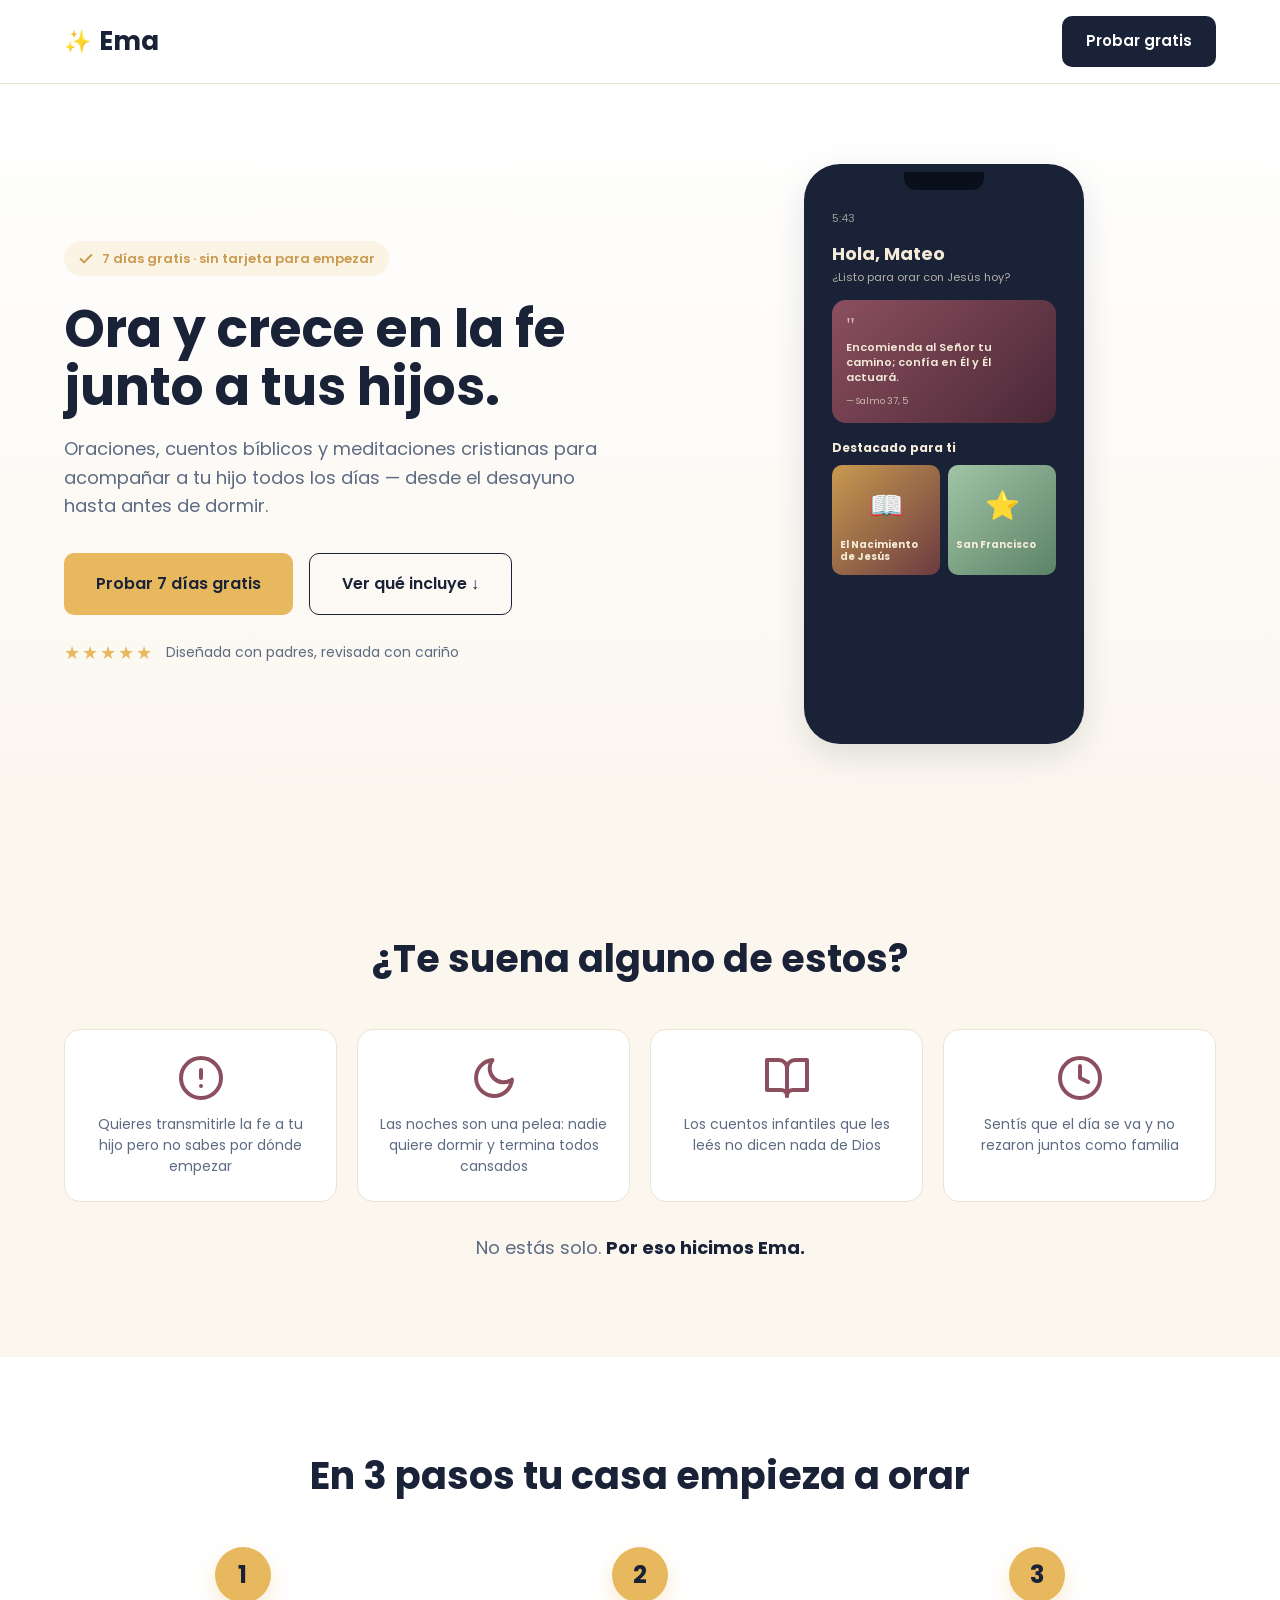
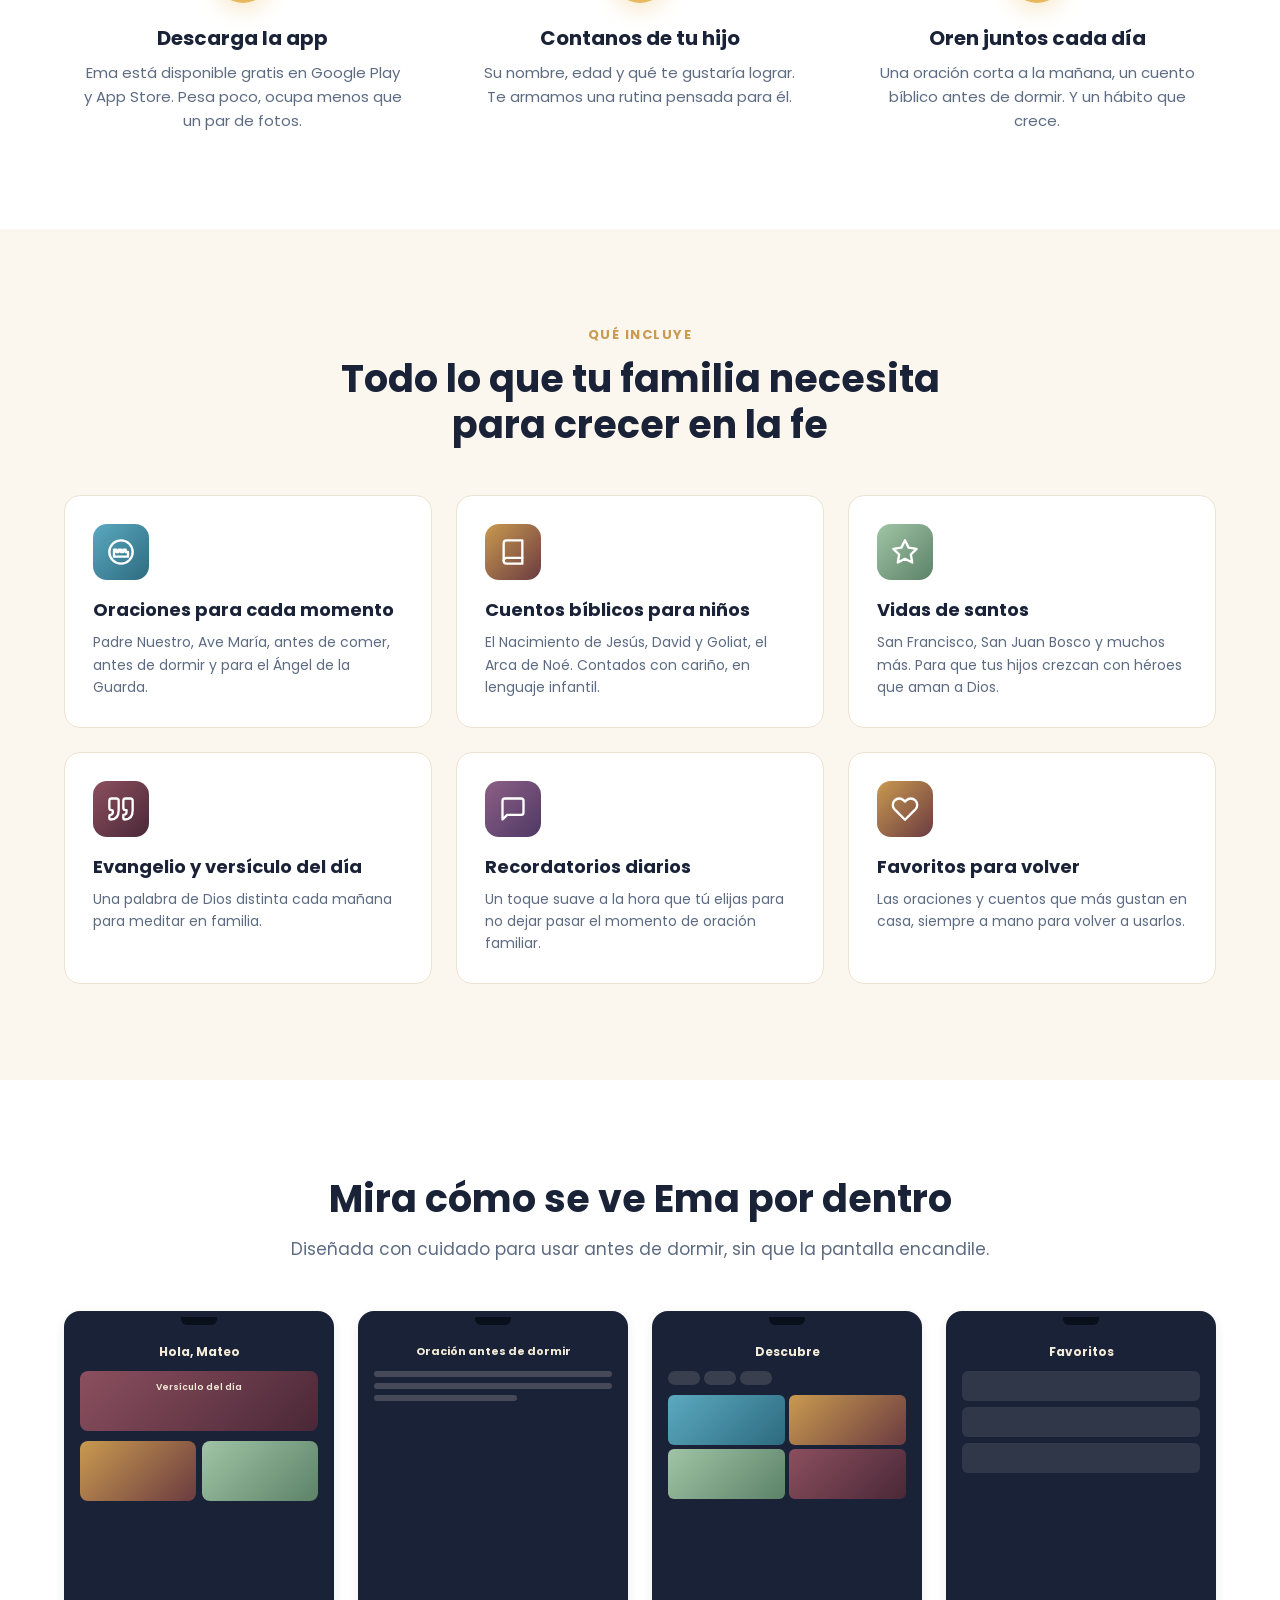
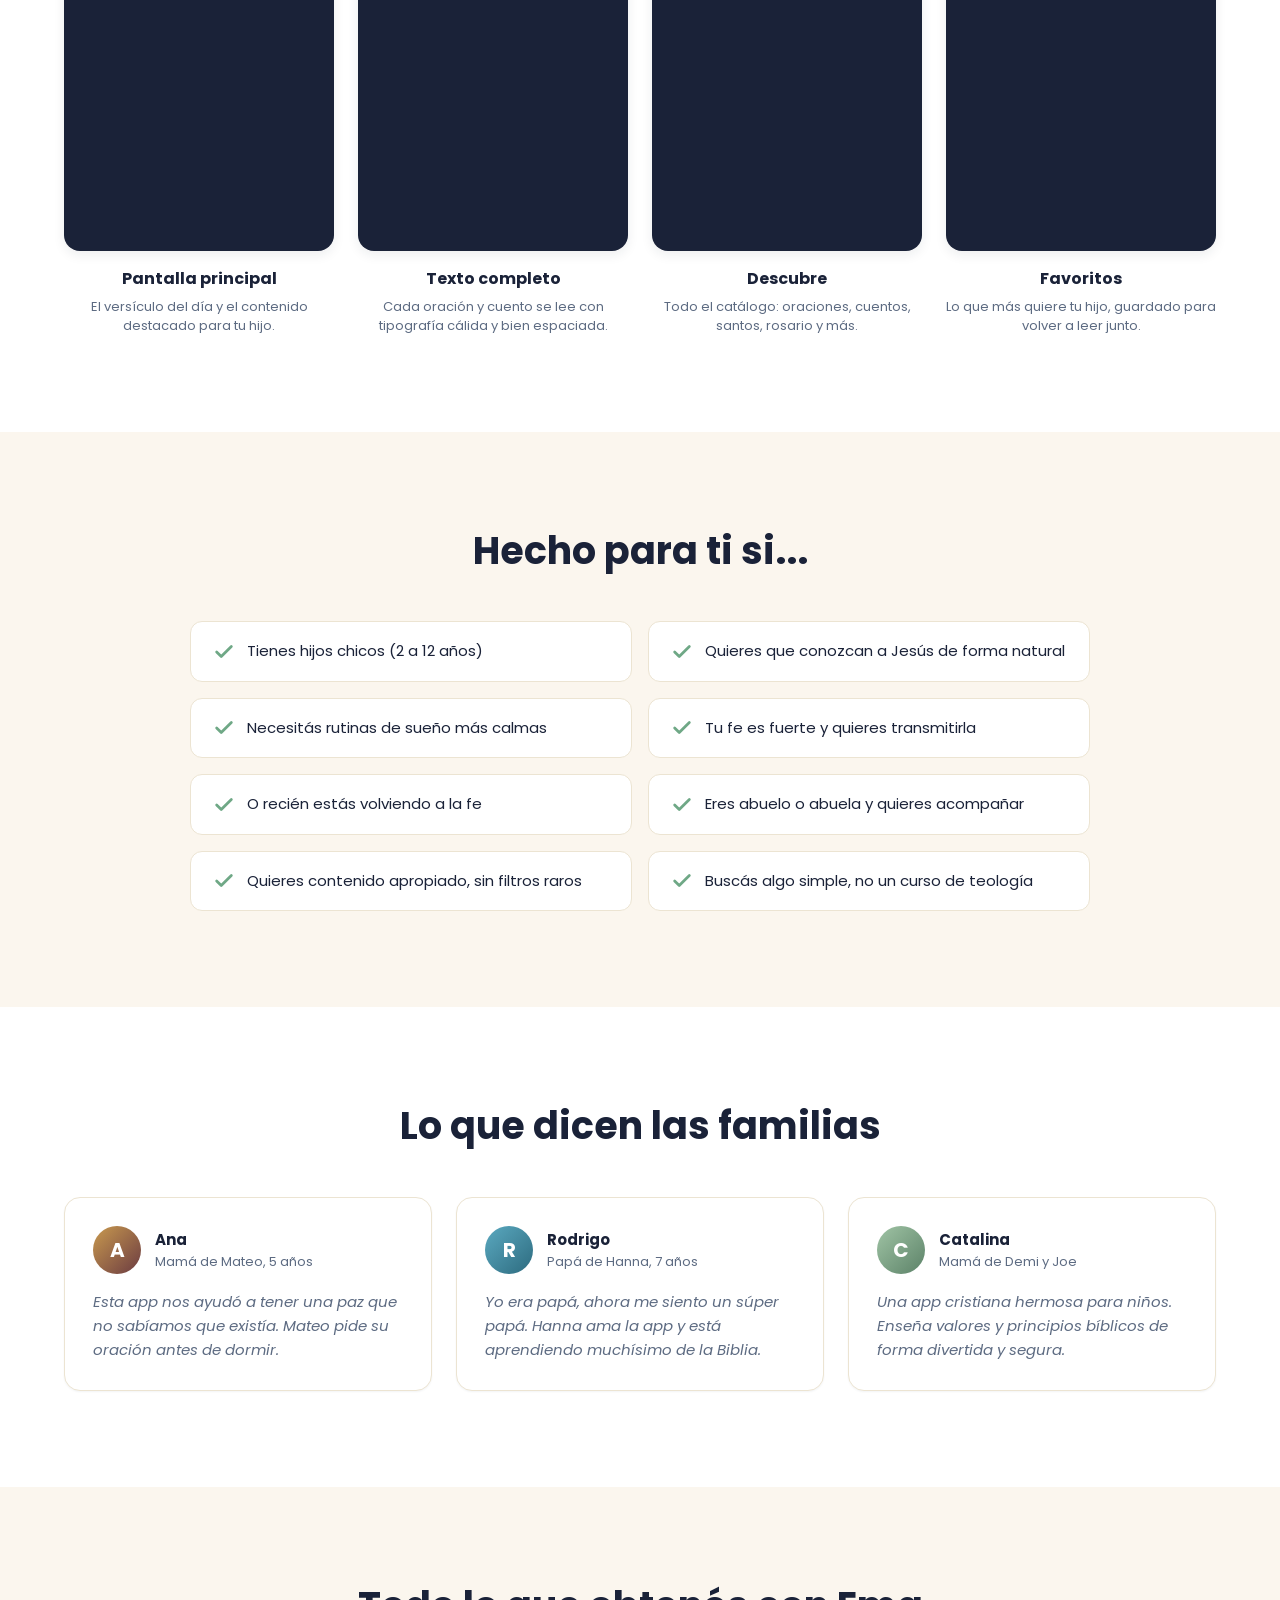
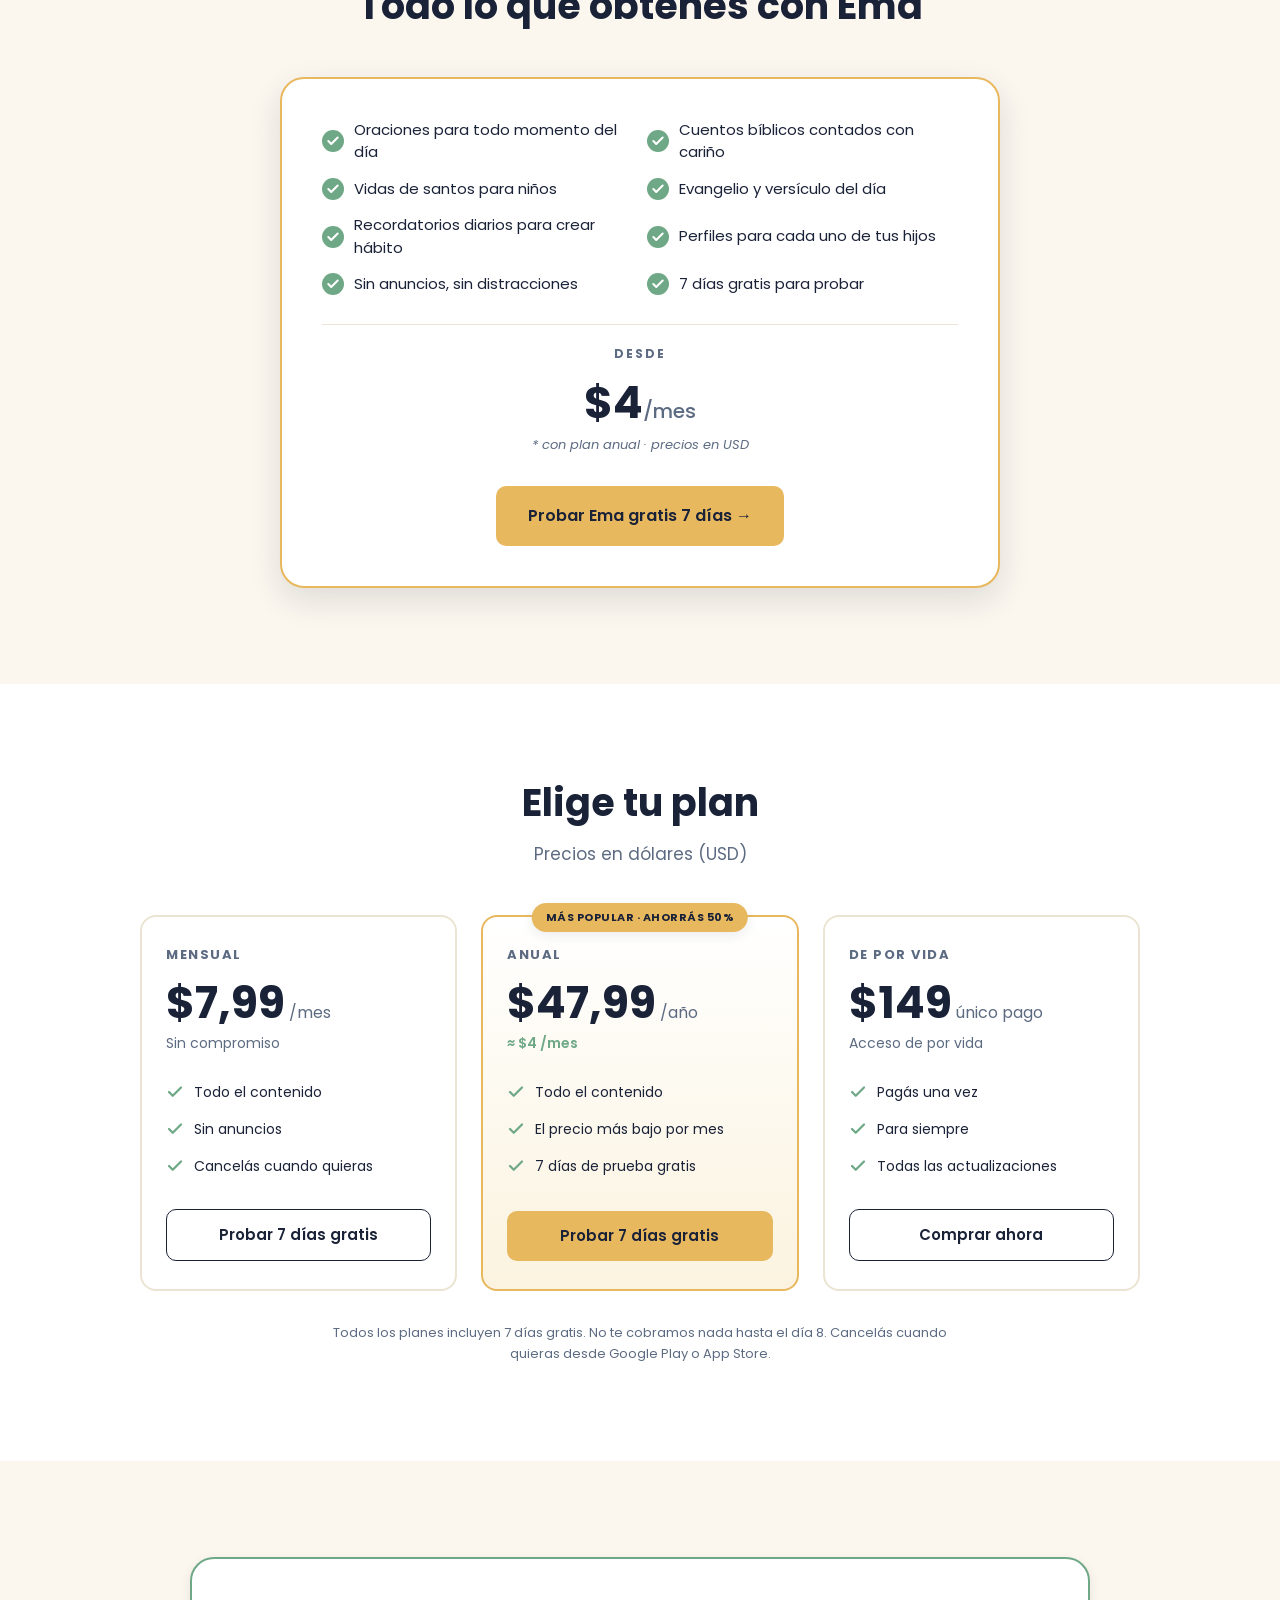
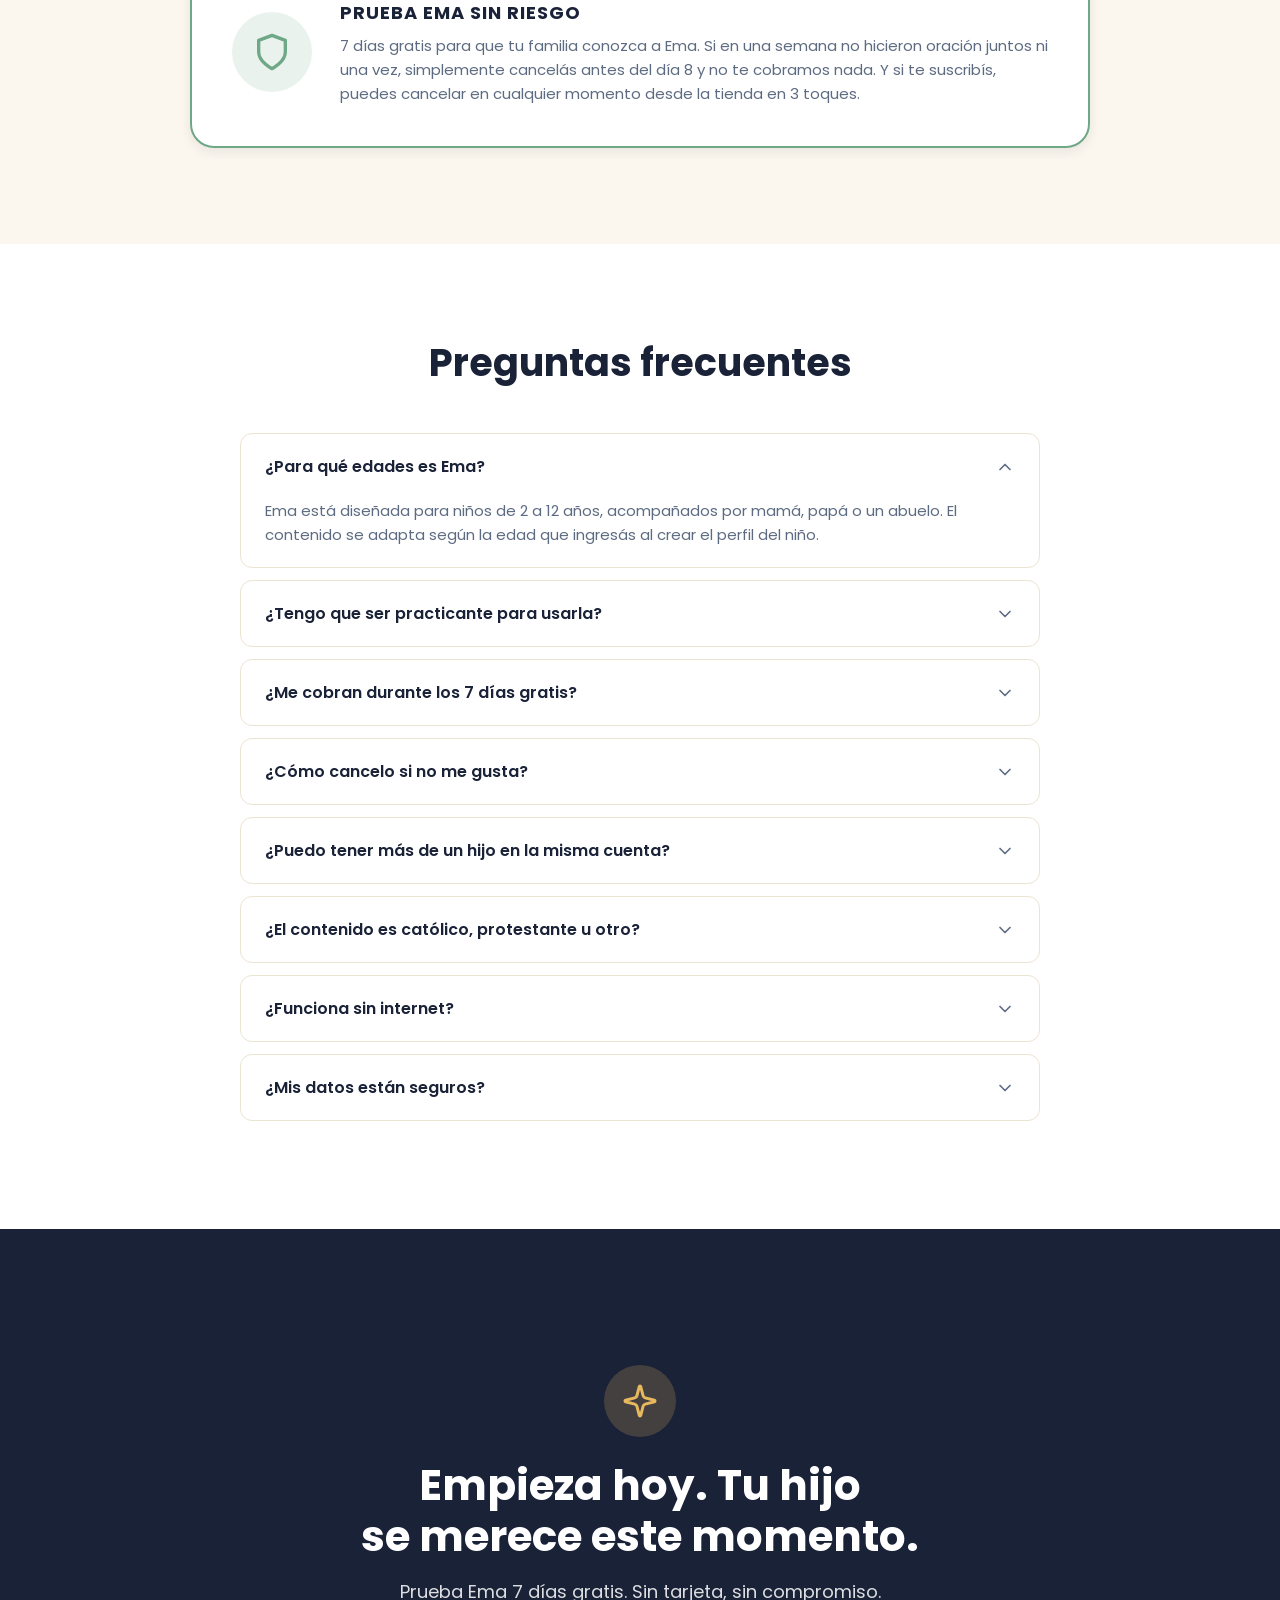
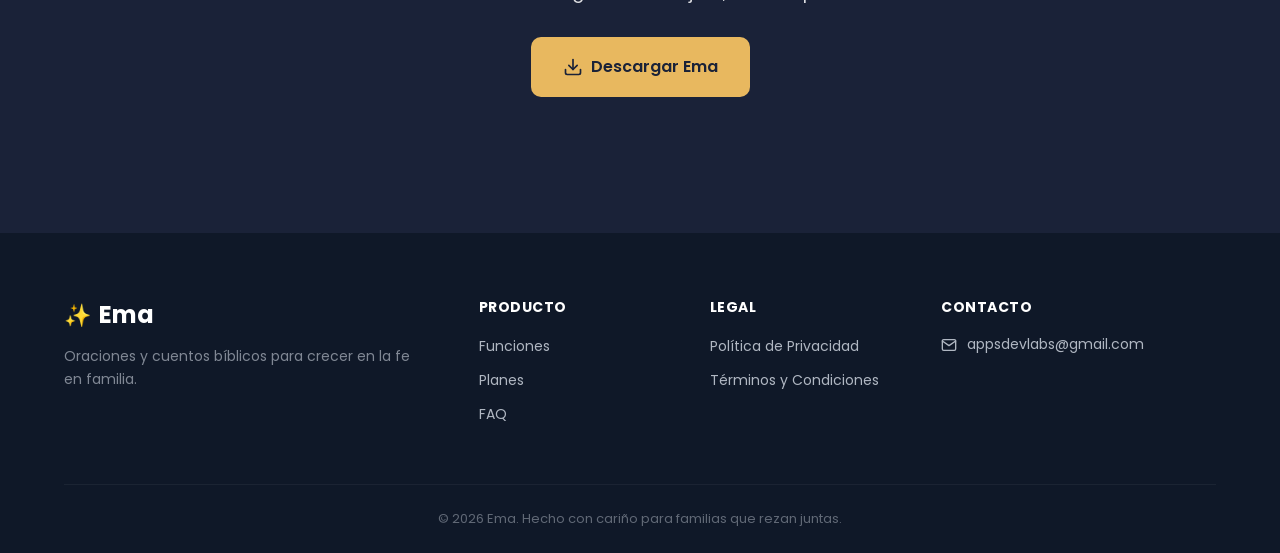
<file: index.html>
<!DOCTYPE html>
<html lang="es">
<head>
  <meta charset="UTF-8">
  <meta name="viewport" content="width=device-width, initial-scale=1.0">
  <title>Ema — Oraciones y cuentos bíblicos para crecer en la fe en familia</title>
  <meta name="description" content="Oraciones, cuentos bíblicos y meditaciones cristianas para acompañar a tus hijos en la fe todos los días. Probala 7 días gratis.">
  <meta name="theme-color" content="#1A2238">
  <link rel="icon" type="image/png" href="favicon.png">
  <link rel="apple-touch-icon" href="favicon.png">
  <link rel="preconnect" href="https://fonts.googleapis.com">
  <link rel="preconnect" href="https://fonts.gstatic.com" crossorigin>
  <link href="https://fonts.googleapis.com/css2?family=Poppins:wght@400;500;600;700&display=swap" rel="stylesheet">
  <link rel="stylesheet" href="styles.css">
</head>
<body>

<!-- ===== NAVBAR ===== -->
<header class="navbar">
  <div class="container">
    <a href="#" class="logo">
      <span class="logo-mark">✨</span>
      Ema
    </a>
    <a href="#planes" class="btn btn-primary">Probar gratis</a>
  </div>
</header>

<!-- ===== HERO ===== -->
<section class="hero">
  <div class="container">
    <div class="hero-text">
      <span class="badge-hero">
        <svg width="16" height="16" viewBox="0 0 24 24" fill="none" stroke="currentColor" stroke-width="3" stroke-linecap="round" stroke-linejoin="round"><polyline points="20 6 9 17 4 12"/></svg>
        7 días gratis · sin tarjeta para empezar
      </span>
      <h1>Ora y crece en la fe<br>junto a tus hijos.</h1>
      <p class="hero-subtitle">Oraciones, cuentos bíblicos y meditaciones cristianas para acompañar a tu hijo todos los días — desde el desayuno hasta antes de dormir.</p>
      <div class="hero-buttons">
        <a href="#planes" class="btn btn-accent btn-lg">Probar 7 días gratis</a>
        <a href="#funciones" class="btn btn-outline btn-lg">Ver qué incluye ↓</a>
      </div>
      <div class="hero-rating">
        <div class="stars" aria-label="4.9 estrellas">★★★★★</div>
        <span>Diseñada con padres, revisada con cariño</span>
      </div>
    </div>
    <div class="hero-mock">
      <div class="phone-frame">
        <div class="phone-screen">
          <div class="mock-status">5:43</div>
          <div class="mock-greeting">
            <div class="mock-hello">Hola, Mateo</div>
            <div class="mock-sub">¿Listo para orar con Jesús hoy?</div>
          </div>
          <div class="mock-verse">
            <div class="mock-quote">"</div>
            <p>Encomienda al Señor tu camino; confía en Él y Él actuará.</p>
            <small>— Salmo 37, 5</small>
          </div>
          <div class="mock-section-title">Destacado para ti</div>
          <div class="mock-cards">
            <div class="mock-card mock-card-amber">
              <div class="mock-card-icon">📖</div>
              <div class="mock-card-title">El Nacimiento de Jesús</div>
            </div>
            <div class="mock-card mock-card-sage">
              <div class="mock-card-icon">⭐</div>
              <div class="mock-card-title">San Francisco</div>
            </div>
          </div>
        </div>
      </div>
    </div>
  </div>
</section>

<!-- ===== PAIN POINTS ===== -->
<section class="section-bg">
  <div class="container">
    <h2 class="section-title">¿Te suena alguno de estos?</h2>
    <div class="pain-grid">
      <div class="pain-card">
        <div class="pain-icon">
          <svg viewBox="0 0 24 24" fill="none" stroke="currentColor" stroke-width="2" stroke-linecap="round" stroke-linejoin="round"><circle cx="12" cy="12" r="10"/><line x1="12" y1="8" x2="12" y2="12"/><line x1="12" y1="16" x2="12.01" y2="16"/></svg>
        </div>
        <p>Quieres transmitirle la fe a tu hijo pero no sabes por dónde empezar</p>
      </div>
      <div class="pain-card">
        <div class="pain-icon">
          <svg viewBox="0 0 24 24" fill="none" stroke="currentColor" stroke-width="2" stroke-linecap="round" stroke-linejoin="round"><path d="M21 12.79A9 9 0 1 1 11.21 3 7 7 0 0 0 21 12.79z"/></svg>
        </div>
        <p>Las noches son una pelea: nadie quiere dormir y termina todos cansados</p>
      </div>
      <div class="pain-card">
        <div class="pain-icon">
          <svg viewBox="0 0 24 24" fill="none" stroke="currentColor" stroke-width="2" stroke-linecap="round" stroke-linejoin="round"><path d="M2 3h6a4 4 0 0 1 4 4v14a3 3 0 0 0-3-3H2z"/><path d="M22 3h-6a4 4 0 0 0-4 4v14a3 3 0 0 1 3-3h7z"/></svg>
        </div>
        <p>Los cuentos infantiles que les leés no dicen nada de Dios</p>
      </div>
      <div class="pain-card">
        <div class="pain-icon">
          <svg viewBox="0 0 24 24" fill="none" stroke="currentColor" stroke-width="2" stroke-linecap="round" stroke-linejoin="round"><circle cx="12" cy="12" r="10"/><polyline points="12 6 12 12 16 14"/></svg>
        </div>
        <p>Sentís que el día se va y no rezaron juntos como familia</p>
      </div>
    </div>
    <p class="pain-bridge">No estás solo. <span class="pain-bridge-highlight">Por eso hicimos Ema.</span></p>
  </div>
</section>

<!-- ===== STEPS ===== -->
<section>
  <div class="container">
    <h2 class="section-title">En 3 pasos tu casa empieza a orar</h2>
    <div class="steps-grid">
      <div class="step">
        <div class="step-number">1</div>
        <h4 class="step-title">Descarga la app</h4>
        <p class="step-text">Ema está disponible gratis en Google Play y App Store. Pesa poco, ocupa menos que un par de fotos.</p>
      </div>
      <div class="step">
        <div class="step-number">2</div>
        <h4 class="step-title">Contanos de tu hijo</h4>
        <p class="step-text">Su nombre, edad y qué te gustaría lograr. Te armamos una rutina pensada para él.</p>
      </div>
      <div class="step">
        <div class="step-number">3</div>
        <h4 class="step-title">Oren juntos cada día</h4>
        <p class="step-text">Una oración corta a la mañana, un cuento bíblico antes de dormir. Y un hábito que crece.</p>
      </div>
    </div>
  </div>
</section>

<!-- ===== FEATURES ===== -->
<section id="funciones" class="section-bg">
  <div class="container">
    <p class="eyebrow">QUÉ INCLUYE</p>
    <h2 class="section-title">Todo lo que tu familia necesita<br>para crecer en la fe</h2>
    <div class="features-grid">
      <div class="feature-card">
        <div class="feature-icon-wrap feature-icon-ocean">
          <svg viewBox="0 0 24 24" fill="none" stroke="currentColor" stroke-width="2" stroke-linecap="round" stroke-linejoin="round"><path d="M18 12h-2v-2h-2v2h-2v-2h-2v2H8v-2H6v6h12z"/><path d="M22 12c0 5.523-4.477 10-10 10S2 17.523 2 12 6.477 2 12 2s10 4.477 10 10z"/></svg>
        </div>
        <h3>Oraciones para cada momento</h3>
        <p>Padre Nuestro, Ave María, antes de comer, antes de dormir y para el Ángel de la Guarda.</p>
      </div>
      <div class="feature-card">
        <div class="feature-icon-wrap feature-icon-amber">
          <svg viewBox="0 0 24 24" fill="none" stroke="currentColor" stroke-width="2" stroke-linecap="round" stroke-linejoin="round"><path d="M4 19.5A2.5 2.5 0 0 1 6.5 17H20"/><path d="M6.5 2H20v20H6.5A2.5 2.5 0 0 1 4 19.5v-15A2.5 2.5 0 0 1 6.5 2z"/></svg>
        </div>
        <h3>Cuentos bíblicos para niños</h3>
        <p>El Nacimiento de Jesús, David y Goliat, el Arca de Noé. Contados con cariño, en lenguaje infantil.</p>
      </div>
      <div class="feature-card">
        <div class="feature-icon-wrap feature-icon-sage">
          <svg viewBox="0 0 24 24" fill="none" stroke="currentColor" stroke-width="2" stroke-linecap="round" stroke-linejoin="round"><polygon points="12 2 15.09 8.26 22 9.27 17 14.14 18.18 21.02 12 17.77 5.82 21.02 7 14.14 2 9.27 8.91 8.26 12 2"/></svg>
        </div>
        <h3>Vidas de santos</h3>
        <p>San Francisco, San Juan Bosco y muchos más. Para que tus hijos crezcan con héroes que aman a Dios.</p>
      </div>
      <div class="feature-card">
        <div class="feature-icon-wrap feature-icon-wine">
          <svg viewBox="0 0 24 24" fill="none" stroke="currentColor" stroke-width="2" stroke-linecap="round" stroke-linejoin="round"><path d="M3 21c3 0 7-1 7-8V5c0-1.25-.756-2.017-2-2H4c-1.25 0-2 .75-2 1.972V11c0 1.25.75 2 2 2 1 0 1 0 1 1v1c0 1-1 2-2 2s-1 .008-1 1.031V20c0 1 0 1 1 1z"/><path d="M15 21c3 0 7-1 7-8V5c0-1.25-.757-2.017-2-2h-4c-1.25 0-2 .75-2 1.972V11c0 1.25.75 2 2 2h.75c0 2.25.25 4-2.75 4v3c0 1 0 1 1 1z"/></svg>
        </div>
        <h3>Evangelio y versículo del día</h3>
        <p>Una palabra de Dios distinta cada mañana para meditar en familia.</p>
      </div>
      <div class="feature-card">
        <div class="feature-icon-wrap feature-icon-purple">
          <svg viewBox="0 0 24 24" fill="none" stroke="currentColor" stroke-width="2" stroke-linecap="round" stroke-linejoin="round"><path d="M21 15a2 2 0 0 1-2 2H7l-4 4V5a2 2 0 0 1 2-2h14a2 2 0 0 1 2 2z"/></svg>
        </div>
        <h3>Recordatorios diarios</h3>
        <p>Un toque suave a la hora que tú elijas para no dejar pasar el momento de oración familiar.</p>
      </div>
      <div class="feature-card">
        <div class="feature-icon-wrap feature-icon-amber">
          <svg viewBox="0 0 24 24" fill="none" stroke="currentColor" stroke-width="2" stroke-linecap="round" stroke-linejoin="round"><path d="M20.84 4.61a5.5 5.5 0 0 0-7.78 0L12 5.67l-1.06-1.06a5.5 5.5 0 0 0-7.78 7.78l1.06 1.06L12 21.23l7.78-7.78 1.06-1.06a5.5 5.5 0 0 0 0-7.78z"/></svg>
        </div>
        <h3>Favoritos para volver</h3>
        <p>Las oraciones y cuentos que más gustan en casa, siempre a mano para volver a usarlos.</p>
      </div>
    </div>
  </div>
</section>

<!-- ===== PRODUCT SHOWCASE ===== -->
<section>
  <div class="container">
    <h2 class="section-title">Mira cómo se ve Ema por dentro</h2>
    <p class="section-subtitle">Diseñada con cuidado para usar antes de dormir, sin que la pantalla encandile.</p>
    <div class="showcase-grid">
      <div class="showcase-card">
        <div class="phone-mini phone-mini-1">
          <div class="phone-mini-content">
            <div class="mini-greeting">Hola, Mateo</div>
            <div class="mini-verse">Versículo del día</div>
            <div class="mini-cards">
              <div class="mini-card amber"></div>
              <div class="mini-card sage"></div>
            </div>
          </div>
        </div>
        <h4>Pantalla principal</h4>
        <p>El versículo del día y el contenido destacado para tu hijo.</p>
      </div>
      <div class="showcase-card">
        <div class="phone-mini phone-mini-2">
          <div class="phone-mini-content">
            <div class="mini-title-big">Oración antes de dormir</div>
            <div class="mini-paragraph"></div>
            <div class="mini-paragraph"></div>
            <div class="mini-paragraph short"></div>
          </div>
        </div>
        <h4>Texto completo</h4>
        <p>Cada oración y cuento se lee con tipografía cálida y bien espaciada.</p>
      </div>
      <div class="showcase-card">
        <div class="phone-mini phone-mini-3">
          <div class="phone-mini-content">
            <div class="mini-greeting">Descubre</div>
            <div class="mini-chips">
              <div class="mini-chip"></div>
              <div class="mini-chip"></div>
              <div class="mini-chip"></div>
            </div>
            <div class="mini-grid">
              <div class="mini-tile ocean"></div>
              <div class="mini-tile amber"></div>
              <div class="mini-tile sage"></div>
              <div class="mini-tile wine"></div>
            </div>
          </div>
        </div>
        <h4>Descubre</h4>
        <p>Todo el catálogo: oraciones, cuentos, santos, rosario y más.</p>
      </div>
      <div class="showcase-card">
        <div class="phone-mini phone-mini-4">
          <div class="phone-mini-content">
            <div class="mini-greeting">Favoritos</div>
            <div class="mini-row"></div>
            <div class="mini-row"></div>
            <div class="mini-row"></div>
          </div>
        </div>
        <h4>Favoritos</h4>
        <p>Lo que más quiere tu hijo, guardado para volver a leer junto.</p>
      </div>
    </div>
  </div>
</section>

<!-- ===== FOR WHO ===== -->
<section class="section-bg">
  <div class="container">
    <h2 class="section-title">Hecho para ti si...</h2>
    <div class="for-who-grid">
      <div class="for-who-item">
        <svg class="for-who-check" width="22" height="22" viewBox="0 0 24 24" fill="none" stroke="currentColor" stroke-width="3" stroke-linecap="round" stroke-linejoin="round"><polyline points="20 6 9 17 4 12"/></svg>
        Tienes hijos chicos (2 a 12 años)
      </div>
      <div class="for-who-item">
        <svg class="for-who-check" width="22" height="22" viewBox="0 0 24 24" fill="none" stroke="currentColor" stroke-width="3" stroke-linecap="round" stroke-linejoin="round"><polyline points="20 6 9 17 4 12"/></svg>
        Quieres que conozcan a Jesús de forma natural
      </div>
      <div class="for-who-item">
        <svg class="for-who-check" width="22" height="22" viewBox="0 0 24 24" fill="none" stroke="currentColor" stroke-width="3" stroke-linecap="round" stroke-linejoin="round"><polyline points="20 6 9 17 4 12"/></svg>
        Necesitás rutinas de sueño más calmas
      </div>
      <div class="for-who-item">
        <svg class="for-who-check" width="22" height="22" viewBox="0 0 24 24" fill="none" stroke="currentColor" stroke-width="3" stroke-linecap="round" stroke-linejoin="round"><polyline points="20 6 9 17 4 12"/></svg>
        Tu fe es fuerte y quieres transmitirla
      </div>
      <div class="for-who-item">
        <svg class="for-who-check" width="22" height="22" viewBox="0 0 24 24" fill="none" stroke="currentColor" stroke-width="3" stroke-linecap="round" stroke-linejoin="round"><polyline points="20 6 9 17 4 12"/></svg>
        O recién estás volviendo a la fe
      </div>
      <div class="for-who-item">
        <svg class="for-who-check" width="22" height="22" viewBox="0 0 24 24" fill="none" stroke="currentColor" stroke-width="3" stroke-linecap="round" stroke-linejoin="round"><polyline points="20 6 9 17 4 12"/></svg>
        Eres abuelo o abuela y quieres acompañar
      </div>
      <div class="for-who-item">
        <svg class="for-who-check" width="22" height="22" viewBox="0 0 24 24" fill="none" stroke="currentColor" stroke-width="3" stroke-linecap="round" stroke-linejoin="round"><polyline points="20 6 9 17 4 12"/></svg>
        Quieres contenido apropiado, sin filtros raros
      </div>
      <div class="for-who-item">
        <svg class="for-who-check" width="22" height="22" viewBox="0 0 24 24" fill="none" stroke="currentColor" stroke-width="3" stroke-linecap="round" stroke-linejoin="round"><polyline points="20 6 9 17 4 12"/></svg>
        Buscás algo simple, no un curso de teología
      </div>
    </div>
  </div>
</section>

<!-- ===== TESTIMONIALS ===== -->
<section>
  <div class="container">
    <h2 class="section-title">Lo que dicen las familias</h2>
    <div class="testimonials-grid">
      <div class="testimonial-card">
        <div class="testimonial-header">
          <div class="testimonial-avatar avatar-1">A</div>
          <div>
            <div class="testimonial-name">Ana</div>
            <div class="testimonial-role">Mamá de Mateo, 5 años</div>
          </div>
        </div>
        <p class="testimonial-quote">Esta app nos ayudó a tener una paz que no sabíamos que existía. Mateo pide su oración antes de dormir.</p>
      </div>
      <div class="testimonial-card">
        <div class="testimonial-header">
          <div class="testimonial-avatar avatar-2">R</div>
          <div>
            <div class="testimonial-name">Rodrigo</div>
            <div class="testimonial-role">Papá de Hanna, 7 años</div>
          </div>
        </div>
        <p class="testimonial-quote">Yo era papá, ahora me siento un súper papá. Hanna ama la app y está aprendiendo muchísimo de la Biblia.</p>
      </div>
      <div class="testimonial-card">
        <div class="testimonial-header">
          <div class="testimonial-avatar avatar-3">C</div>
          <div>
            <div class="testimonial-name">Catalina</div>
            <div class="testimonial-role">Mamá de Demi y Joe</div>
          </div>
        </div>
        <p class="testimonial-quote">Una app cristiana hermosa para niños. Enseña valores y principios bíblicos de forma divertida y segura.</p>
      </div>
    </div>
  </div>
</section>

<!-- ===== VALUE STACK ===== -->
<section class="section-bg">
  <div class="container">
    <h2 class="section-title">Todo lo que obtenés con Ema</h2>
    <div class="value-stack">
      <ul class="value-stack-list">
        <li><span class="check-circle"><svg width="14" height="14" viewBox="0 0 24 24" fill="none" stroke="currentColor" stroke-width="3.5" stroke-linecap="round" stroke-linejoin="round"><polyline points="20 6 9 17 4 12"/></svg></span>Oraciones para todo momento del día</li>
        <li><span class="check-circle"><svg width="14" height="14" viewBox="0 0 24 24" fill="none" stroke="currentColor" stroke-width="3.5" stroke-linecap="round" stroke-linejoin="round"><polyline points="20 6 9 17 4 12"/></svg></span>Cuentos bíblicos contados con cariño</li>
        <li><span class="check-circle"><svg width="14" height="14" viewBox="0 0 24 24" fill="none" stroke="currentColor" stroke-width="3.5" stroke-linecap="round" stroke-linejoin="round"><polyline points="20 6 9 17 4 12"/></svg></span>Vidas de santos para niños</li>
        <li><span class="check-circle"><svg width="14" height="14" viewBox="0 0 24 24" fill="none" stroke="currentColor" stroke-width="3.5" stroke-linecap="round" stroke-linejoin="round"><polyline points="20 6 9 17 4 12"/></svg></span>Evangelio y versículo del día</li>
        <li><span class="check-circle"><svg width="14" height="14" viewBox="0 0 24 24" fill="none" stroke="currentColor" stroke-width="3.5" stroke-linecap="round" stroke-linejoin="round"><polyline points="20 6 9 17 4 12"/></svg></span>Recordatorios diarios para crear hábito</li>
        <li><span class="check-circle"><svg width="14" height="14" viewBox="0 0 24 24" fill="none" stroke="currentColor" stroke-width="3.5" stroke-linecap="round" stroke-linejoin="round"><polyline points="20 6 9 17 4 12"/></svg></span>Perfiles para cada uno de tus hijos</li>
        <li><span class="check-circle"><svg width="14" height="14" viewBox="0 0 24 24" fill="none" stroke="currentColor" stroke-width="3.5" stroke-linecap="round" stroke-linejoin="round"><polyline points="20 6 9 17 4 12"/></svg></span>Sin anuncios, sin distracciones</li>
        <li><span class="check-circle"><svg width="14" height="14" viewBox="0 0 24 24" fill="none" stroke="currentColor" stroke-width="3.5" stroke-linecap="round" stroke-linejoin="round"><polyline points="20 6 9 17 4 12"/></svg></span>7 días gratis para probar</li>
      </ul>
      <div class="value-stack-price-wrap">
        <p class="value-stack-eyebrow">DESDE</p>
        <div class="value-stack-price">
          <span class="price-amount">$4</span><span class="price-period">/mes</span>
        </div>
        <p class="value-stack-fineprint">* con plan anual · precios en USD</p>
      </div>
      <div class="value-stack-cta">
        <a href="#planes" class="btn btn-accent btn-lg">Probar Ema gratis 7 días →</a>
      </div>
    </div>
  </div>
</section>

<!-- ===== PRICING ===== -->
<section id="planes">
  <div class="container">
    <h2 class="section-title">Elige tu plan</h2>
    <p class="section-subtitle">Precios en dólares (USD)</p>
    <div class="pricing-grid">
      <div class="pricing-card">
        <div class="pricing-body">
          <p class="pricing-name">MENSUAL</p>
          <div class="pricing-price">
            <span class="price-amount">$7,99</span><span class="price-period">/mes</span>
          </div>
          <p class="pricing-description">Sin compromiso</p>
          <ul class="pricing-features">
            <li><svg width="18" height="18" viewBox="0 0 24 24" fill="none" stroke="currentColor" stroke-width="3" stroke-linecap="round" stroke-linejoin="round"><polyline points="20 6 9 17 4 12"/></svg>Todo el contenido</li>
            <li><svg width="18" height="18" viewBox="0 0 24 24" fill="none" stroke="currentColor" stroke-width="3" stroke-linecap="round" stroke-linejoin="round"><polyline points="20 6 9 17 4 12"/></svg>Sin anuncios</li>
            <li><svg width="18" height="18" viewBox="0 0 24 24" fill="none" stroke="currentColor" stroke-width="3" stroke-linecap="round" stroke-linejoin="round"><polyline points="20 6 9 17 4 12"/></svg>Cancelás cuando quieras</li>
          </ul>
        </div>
        <a href="#" class="btn btn-outline btn-block">Probar 7 días gratis</a>
      </div>

      <div class="pricing-card featured">
        <span class="pricing-badge pricing-badge--floating pricing-badge--featured">MÁS POPULAR · AHORRÁS 50%</span>
        <div class="pricing-body">
          <p class="pricing-name">ANUAL</p>
          <div class="pricing-price">
            <span class="price-amount">$47,99</span><span class="price-period">/año</span>
          </div>
          <p class="pricing-description pricing-description--accent">≈ $4 /mes</p>
          <ul class="pricing-features">
            <li><svg width="18" height="18" viewBox="0 0 24 24" fill="none" stroke="currentColor" stroke-width="3" stroke-linecap="round" stroke-linejoin="round"><polyline points="20 6 9 17 4 12"/></svg>Todo el contenido</li>
            <li><svg width="18" height="18" viewBox="0 0 24 24" fill="none" stroke="currentColor" stroke-width="3" stroke-linecap="round" stroke-linejoin="round"><polyline points="20 6 9 17 4 12"/></svg>El precio más bajo por mes</li>
            <li><svg width="18" height="18" viewBox="0 0 24 24" fill="none" stroke="currentColor" stroke-width="3" stroke-linecap="round" stroke-linejoin="round"><polyline points="20 6 9 17 4 12"/></svg>7 días de prueba gratis</li>
          </ul>
        </div>
        <a href="#" class="btn btn-accent btn-block">Probar 7 días gratis</a>
      </div>

      <div class="pricing-card">
        <div class="pricing-body">
          <p class="pricing-name">DE POR VIDA</p>
          <div class="pricing-price">
            <span class="price-amount">$149</span><span class="price-period">único pago</span>
          </div>
          <p class="pricing-description">Acceso de por vida</p>
          <ul class="pricing-features">
            <li><svg width="18" height="18" viewBox="0 0 24 24" fill="none" stroke="currentColor" stroke-width="3" stroke-linecap="round" stroke-linejoin="round"><polyline points="20 6 9 17 4 12"/></svg>Pagás una vez</li>
            <li><svg width="18" height="18" viewBox="0 0 24 24" fill="none" stroke="currentColor" stroke-width="3" stroke-linecap="round" stroke-linejoin="round"><polyline points="20 6 9 17 4 12"/></svg>Para siempre</li>
            <li><svg width="18" height="18" viewBox="0 0 24 24" fill="none" stroke="currentColor" stroke-width="3" stroke-linecap="round" stroke-linejoin="round"><polyline points="20 6 9 17 4 12"/></svg>Todas las actualizaciones</li>
          </ul>
        </div>
        <a href="#" class="btn btn-outline btn-block">Comprar ahora</a>
      </div>
    </div>
    <p class="pricing-disclaimer">Todos los planes incluyen 7 días gratis. No te cobramos nada hasta el día 8. Cancelás cuando quieras desde Google Play o App Store.</p>
  </div>
</section>

<!-- ===== GUARANTEE ===== -->
<section class="section-bg">
  <div class="container">
    <div class="guarantee">
      <div class="guarantee-icon">
        <svg viewBox="0 0 24 24" fill="none" stroke="currentColor" stroke-width="2" stroke-linecap="round" stroke-linejoin="round"><path d="M12 22s8-4 8-10V5l-8-3-8 3v7c0 6 8 10 8 10z"/></svg>
      </div>
      <div class="guarantee-content">
        <h3 class="guarantee-title">PRUEBA EMA SIN RIESGO</h3>
        <p>7 días gratis para que tu familia conozca a Ema. Si en una semana no hicieron oración juntos ni una vez, simplemente cancelás antes del día 8 y no te cobramos nada. Y si te suscribís, puedes cancelar en cualquier momento desde la tienda en 3 toques.</p>
      </div>
    </div>
  </div>
</section>

<!-- ===== FAQ ===== -->
<section>
  <div class="container">
    <h2 class="section-title">Preguntas frecuentes</h2>
    <div class="faq-list">
      <div class="faq-item open">
        <button class="faq-question">¿Para qué edades es Ema?
          <svg class="faq-icon" width="20" height="20" viewBox="0 0 24 24" fill="none" stroke="currentColor" stroke-width="2" stroke-linecap="round" stroke-linejoin="round"><polyline points="6 9 12 15 18 9"/></svg>
        </button>
        <div class="faq-answer">Ema está diseñada para niños de 2 a 12 años, acompañados por mamá, papá o un abuelo. El contenido se adapta según la edad que ingresás al crear el perfil del niño.</div>
      </div>
      <div class="faq-item">
        <button class="faq-question">¿Tengo que ser practicante para usarla?
          <svg class="faq-icon" width="20" height="20" viewBox="0 0 24 24" fill="none" stroke="currentColor" stroke-width="2" stroke-linecap="round" stroke-linejoin="round"><polyline points="6 9 12 15 18 9"/></svg>
        </button>
        <div class="faq-answer">No. Ema está pensada tanto para familias con fe fuerte como para quienes están redescubriendo el camino. En el onboarding nos cuentas cómo es tu relación con la fe y adaptamos el contenido.</div>
      </div>
      <div class="faq-item">
        <button class="faq-question">¿Me cobran durante los 7 días gratis?
          <svg class="faq-icon" width="20" height="20" viewBox="0 0 24 24" fill="none" stroke="currentColor" stroke-width="2" stroke-linecap="round" stroke-linejoin="round"><polyline points="6 9 12 15 18 9"/></svg>
        </button>
        <div class="faq-answer">No. El cobro recién ocurre al final del período de prueba SI no cancelaste antes. Si cancelás dentro de los 7 días, no se cobra nada. Recibirás un aviso 2 días antes de que termine la prueba.</div>
      </div>
      <div class="faq-item">
        <button class="faq-question">¿Cómo cancelo si no me gusta?
          <svg class="faq-icon" width="20" height="20" viewBox="0 0 24 24" fill="none" stroke="currentColor" stroke-width="2" stroke-linecap="round" stroke-linejoin="round"><polyline points="6 9 12 15 18 9"/></svg>
        </button>
        <div class="faq-answer">Desde Google Play o App Store → Suscripciones → Ema → Cancelar. Tres toques, sin llamados, sin formularios.</div>
      </div>
      <div class="faq-item">
        <button class="faq-question">¿Puedo tener más de un hijo en la misma cuenta?
          <svg class="faq-icon" width="20" height="20" viewBox="0 0 24 24" fill="none" stroke="currentColor" stroke-width="2" stroke-linecap="round" stroke-linejoin="round"><polyline points="6 9 12 15 18 9"/></svg>
        </button>
        <div class="faq-answer">Sí. Puedes agregar tantos perfiles de hijos como necesites desde la pantalla principal. Cada uno con su nombre y edad para personalizar el contenido.</div>
      </div>
      <div class="faq-item">
        <button class="faq-question">¿El contenido es católico, protestante u otro?
          <svg class="faq-icon" width="20" height="20" viewBox="0 0 24 24" fill="none" stroke="currentColor" stroke-width="2" stroke-linecap="round" stroke-linejoin="round"><polyline points="6 9 12 15 18 9"/></svg>
        </button>
        <div class="faq-answer">El contenido base es ecuménico (Padre Nuestro, Ave María, cuentos bíblicos, vidas de santos). Está pensado para familias cristianas en general, con énfasis en lo que une a la tradición.</div>
      </div>
      <div class="faq-item">
        <button class="faq-question">¿Funciona sin internet?
          <svg class="faq-icon" width="20" height="20" viewBox="0 0 24 24" fill="none" stroke="currentColor" stroke-width="2" stroke-linecap="round" stroke-linejoin="round"><polyline points="6 9 12 15 18 9"/></svg>
        </button>
        <div class="faq-answer">El contenido descargado funciona sin conexión. Sólo se necesita internet para sincronizar tu cuenta y validar la suscripción.</div>
      </div>
      <div class="faq-item">
        <button class="faq-question">¿Mis datos están seguros?
          <svg class="faq-icon" width="20" height="20" viewBox="0 0 24 24" fill="none" stroke="currentColor" stroke-width="2" stroke-linecap="round" stroke-linejoin="round"><polyline points="6 9 12 15 18 9"/></svg>
        </button>
        <div class="faq-answer">Sí. No compartimos información de tu cuenta con terceros y nunca vamos a mostrar publicidad. Tampoco vendemos los datos de tus hijos: no se procesan más que para personalizar la app dentro del dispositivo.</div>
      </div>
    </div>
  </div>
</section>

<!-- ===== FINAL CTA ===== -->
<section class="final-cta-section">
  <div class="container">
    <div class="final-cta">
      <div class="final-cta-icon">
        <svg viewBox="0 0 24 24" fill="none" stroke="currentColor" stroke-width="2" stroke-linecap="round" stroke-linejoin="round"><path d="M9.937 15.5A2 2 0 0 0 8.5 14.063l-6.135-1.582a.5.5 0 0 1 0-.962L8.5 9.936A2 2 0 0 0 9.937 8.5l1.582-6.135a.5.5 0 0 1 .963 0L14.063 8.5A2 2 0 0 0 15.5 9.937l6.135 1.582a.5.5 0 0 1 0 .962L15.5 14.063a2 2 0 0 0-1.437 1.437l-1.582 6.135a.5.5 0 0 1-.963 0z"/></svg>
      </div>
      <h2>Empieza hoy. Tu hijo<br>se merece este momento.</h2>
      <p>Prueba Ema 7 días gratis. Sin tarjeta, sin compromiso.</p>
      <a href="#" class="btn btn-accent btn-lg">
        <svg width="20" height="20" viewBox="0 0 24 24" fill="none" stroke="currentColor" stroke-width="2" stroke-linecap="round" stroke-linejoin="round"><path d="M21 15v4a2 2 0 0 1-2 2H5a2 2 0 0 1-2-2v-4"/><polyline points="7 10 12 15 17 10"/><line x1="12" y1="15" x2="12" y2="3"/></svg>
        Descargar Ema
      </a>
    </div>
  </div>
</section>

<!-- ===== FOOTER ===== -->
<footer class="footer">
  <div class="container">
    <div class="footer-grid">
      <div class="footer-brand">
        <h3><span class="logo-mark">✨</span> Ema</h3>
        <p>Oraciones y cuentos bíblicos para crecer en la fe en familia.</p>
      </div>
      <div class="footer-col">
        <h4>Producto</h4>
        <ul>
          <li><a href="#funciones">Funciones</a></li>
          <li><a href="#planes">Planes</a></li>
          <li><a href="#">FAQ</a></li>
        </ul>
      </div>
      <div class="footer-col">
        <h4>Legal</h4>
        <ul>
          <li><a href="privacy-policy.html">Política de Privacidad</a></li>
          <li><a href="terms.html">Términos y Condiciones</a></li>
        </ul>
      </div>
      <div class="footer-col">
        <h4>Contacto</h4>
        <div class="footer-contact-item">
          <svg width="16" height="16" viewBox="0 0 24 24" fill="none" stroke="currentColor" stroke-width="2" stroke-linecap="round" stroke-linejoin="round"><path d="M4 4h16c1.1 0 2 .9 2 2v12c0 1.1-.9 2-2 2H4c-1.1 0-2-.9-2-2V6c0-1.1.9-2 2-2z"/><polyline points="22,6 12,13 2,6"/></svg>
          appsdevlabs@gmail.com
        </div>
      </div>
    </div>
    <div class="footer-bottom">
      © 2026 Ema. Hecho con cariño para familias que rezan juntas.
    </div>
  </div>
</footer>

<script src="script.js"></script>
</body>
</html>
</file>
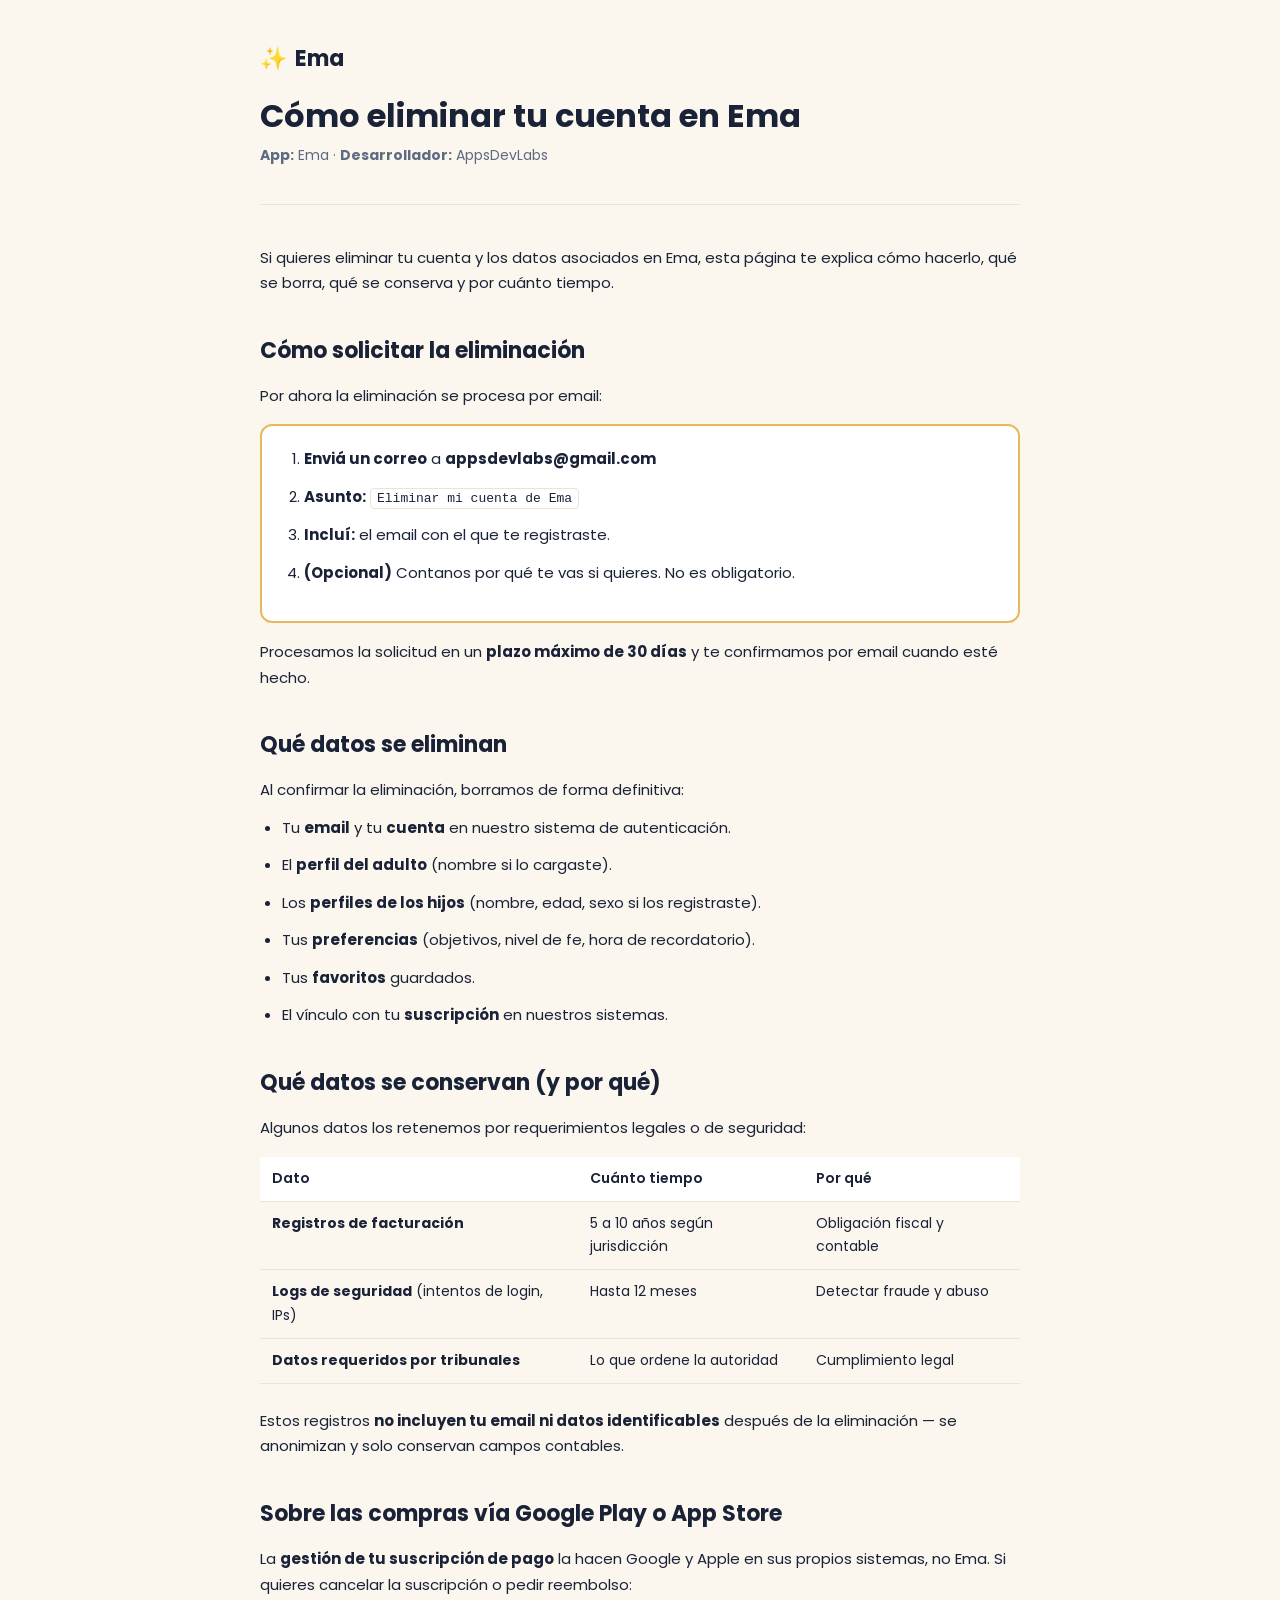
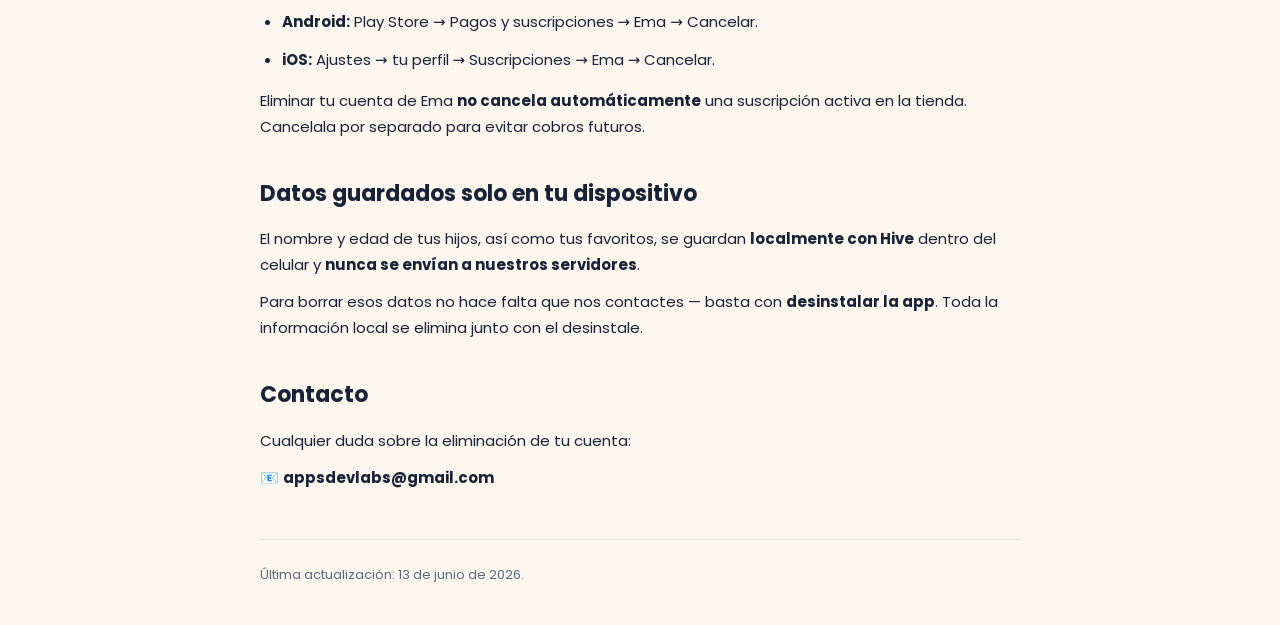
<file: delete-account.html>
<!DOCTYPE html>
<html lang="es">
<head>
  <meta charset="UTF-8">
  <meta name="viewport" content="width=device-width, initial-scale=1.0">
  <title>Cómo eliminar tu cuenta — Ema</title>
  <meta name="theme-color" content="#1A2238">
  <link rel="icon" type="image/png" href="favicon.png">
  <link rel="preconnect" href="https://fonts.googleapis.com">
  <link rel="preconnect" href="https://fonts.gstatic.com" crossorigin>
  <link href="https://fonts.googleapis.com/css2?family=Poppins:wght@400;600;700&display=swap" rel="stylesheet">
  <style>
    :root {
      --primary: #1A2238;
      --accent: #E8B85F;
      --bg: #FBF6EE;
      --text: #1A2238;
      --text-secondary: #5D6B82;
      --border: #ECE4D2;
    }
    * { box-sizing: border-box; margin: 0; padding: 0; }
    body {
      font-family: 'Poppins', system-ui, sans-serif;
      background: var(--bg);
      color: var(--text);
      line-height: 1.7;
      padding: 40px 20px;
    }
    .container { max-width: 760px; margin: 0 auto; }
    header { margin-bottom: 40px; padding-bottom: 24px; border-bottom: 1px solid var(--border); }
    .brand {
      display: inline-flex; align-items: center; gap: 8px;
      font-size: 22px; font-weight: 700; color: var(--primary);
      text-decoration: none; margin-bottom: 20px;
    }
    .brand-mark { color: var(--accent); }
    h1 { font-size: 32px; font-weight: 700; line-height: 1.2; margin-bottom: 8px; }
    .meta { color: var(--text-secondary); font-size: 14px; }
    h2 { font-size: 22px; font-weight: 700; margin-top: 36px; margin-bottom: 14px; }
    p, li { font-size: 15px; margin-bottom: 12px; }
    ul, ol { padding-left: 22px; margin-bottom: 16px; }
    table {
      width: 100%; border-collapse: collapse; margin: 16px 0 24px;
      font-size: 14px;
    }
    th, td { padding: 10px 12px; text-align: left; border-bottom: 1px solid var(--border); vertical-align: top; }
    th { background: #fff; font-weight: 600; color: var(--primary); }
    a { color: var(--primary); text-decoration: underline; }
    a:hover { color: var(--accent); }
    code {
      background: #fff; padding: 2px 6px; border-radius: 4px;
      font-size: 13px; border: 1px solid var(--border);
    }
    .highlight {
      background: #fff; border: 2px solid var(--accent);
      border-radius: 12px; padding: 20px; margin: 16px 0;
    }
    .footer {
      margin-top: 48px; padding-top: 24px;
      border-top: 1px solid var(--border);
      color: var(--text-secondary); font-size: 13px;
    }
    @media (max-width: 600px) {
      body { padding: 24px 16px; }
      h1 { font-size: 26px; }
      h2 { font-size: 19px; }
      table, thead, tbody, tr, th, td { display: block; }
      th { display: none; }
      td { border: none; padding: 4px 0; }
      tr { border-bottom: 1px solid var(--border); padding: 12px 0; }
    }
  </style>
</head>
<body>
  <div class="container">
    <header>
      <a href="index.html" class="brand"><span class="brand-mark">✨</span> Ema</a>
      <h1>Cómo eliminar tu cuenta en Ema</h1>
      <p class="meta"><strong>App:</strong> Ema · <strong>Desarrollador:</strong> AppsDevLabs</p>
    </header>

    <p>Si quieres eliminar tu cuenta y los datos asociados en Ema, esta página te explica cómo hacerlo, qué se borra, qué se conserva y por cuánto tiempo.</p>

    <h2>Cómo solicitar la eliminación</h2>
    <p>Por ahora la eliminación se procesa por email:</p>
    <div class="highlight">
      <ol>
        <li><strong>Enviá un correo</strong> a <strong>appsdevlabs@gmail.com</strong></li>
        <li><strong>Asunto:</strong> <code>Eliminar mi cuenta de Ema</code></li>
        <li><strong>Incluí:</strong> el email con el que te registraste.</li>
        <li><strong>(Opcional)</strong> Contanos por qué te vas si quieres. No es obligatorio.</li>
      </ol>
    </div>
    <p>Procesamos la solicitud en un <strong>plazo máximo de 30 días</strong> y te confirmamos por email cuando esté hecho.</p>

    <h2>Qué datos se eliminan</h2>
    <p>Al confirmar la eliminación, borramos de forma definitiva:</p>
    <ul>
      <li>Tu <strong>email</strong> y tu <strong>cuenta</strong> en nuestro sistema de autenticación.</li>
      <li>El <strong>perfil del adulto</strong> (nombre si lo cargaste).</li>
      <li>Los <strong>perfiles de los hijos</strong> (nombre, edad, sexo si los registraste).</li>
      <li>Tus <strong>preferencias</strong> (objetivos, nivel de fe, hora de recordatorio).</li>
      <li>Tus <strong>favoritos</strong> guardados.</li>
      <li>El vínculo con tu <strong>suscripción</strong> en nuestros sistemas.</li>
    </ul>

    <h2>Qué datos se conservan (y por qué)</h2>
    <p>Algunos datos los retenemos por requerimientos legales o de seguridad:</p>
    <table>
      <thead><tr><th>Dato</th><th>Cuánto tiempo</th><th>Por qué</th></tr></thead>
      <tbody>
        <tr><td><strong>Registros de facturación</strong></td><td>5 a 10 años según jurisdicción</td><td>Obligación fiscal y contable</td></tr>
        <tr><td><strong>Logs de seguridad</strong> (intentos de login, IPs)</td><td>Hasta 12 meses</td><td>Detectar fraude y abuso</td></tr>
        <tr><td><strong>Datos requeridos por tribunales</strong></td><td>Lo que ordene la autoridad</td><td>Cumplimiento legal</td></tr>
      </tbody>
    </table>
    <p>Estos registros <strong>no incluyen tu email ni datos identificables</strong> después de la eliminación — se anonimizan y solo conservan campos contables.</p>

    <h2>Sobre las compras vía Google Play o App Store</h2>
    <p>La <strong>gestión de tu suscripción de pago</strong> la hacen Google y Apple en sus propios sistemas, no Ema. Si quieres cancelar la suscripción o pedir reembolso:</p>
    <ul>
      <li><strong>Android:</strong> Play Store → Pagos y suscripciones → Ema → Cancelar.</li>
      <li><strong>iOS:</strong> Ajustes → tu perfil → Suscripciones → Ema → Cancelar.</li>
    </ul>
    <p>Eliminar tu cuenta de Ema <strong>no cancela automáticamente</strong> una suscripción activa en la tienda. Cancelala por separado para evitar cobros futuros.</p>

    <h2>Datos guardados solo en tu dispositivo</h2>
    <p>El nombre y edad de tus hijos, así como tus favoritos, se guardan <strong>localmente con Hive</strong> dentro del celular y <strong>nunca se envían a nuestros servidores</strong>.</p>
    <p>Para borrar esos datos no hace falta que nos contactes — basta con <strong>desinstalar la app</strong>. Toda la información local se elimina junto con el desinstale.</p>

    <h2>Contacto</h2>
    <p>Cualquier duda sobre la eliminación de tu cuenta:</p>
    <p>📧 <strong>appsdevlabs@gmail.com</strong></p>

    <div class="footer">
      Última actualización: 13 de junio de 2026.
    </div>
  </div>
</body>
</html>
</file>
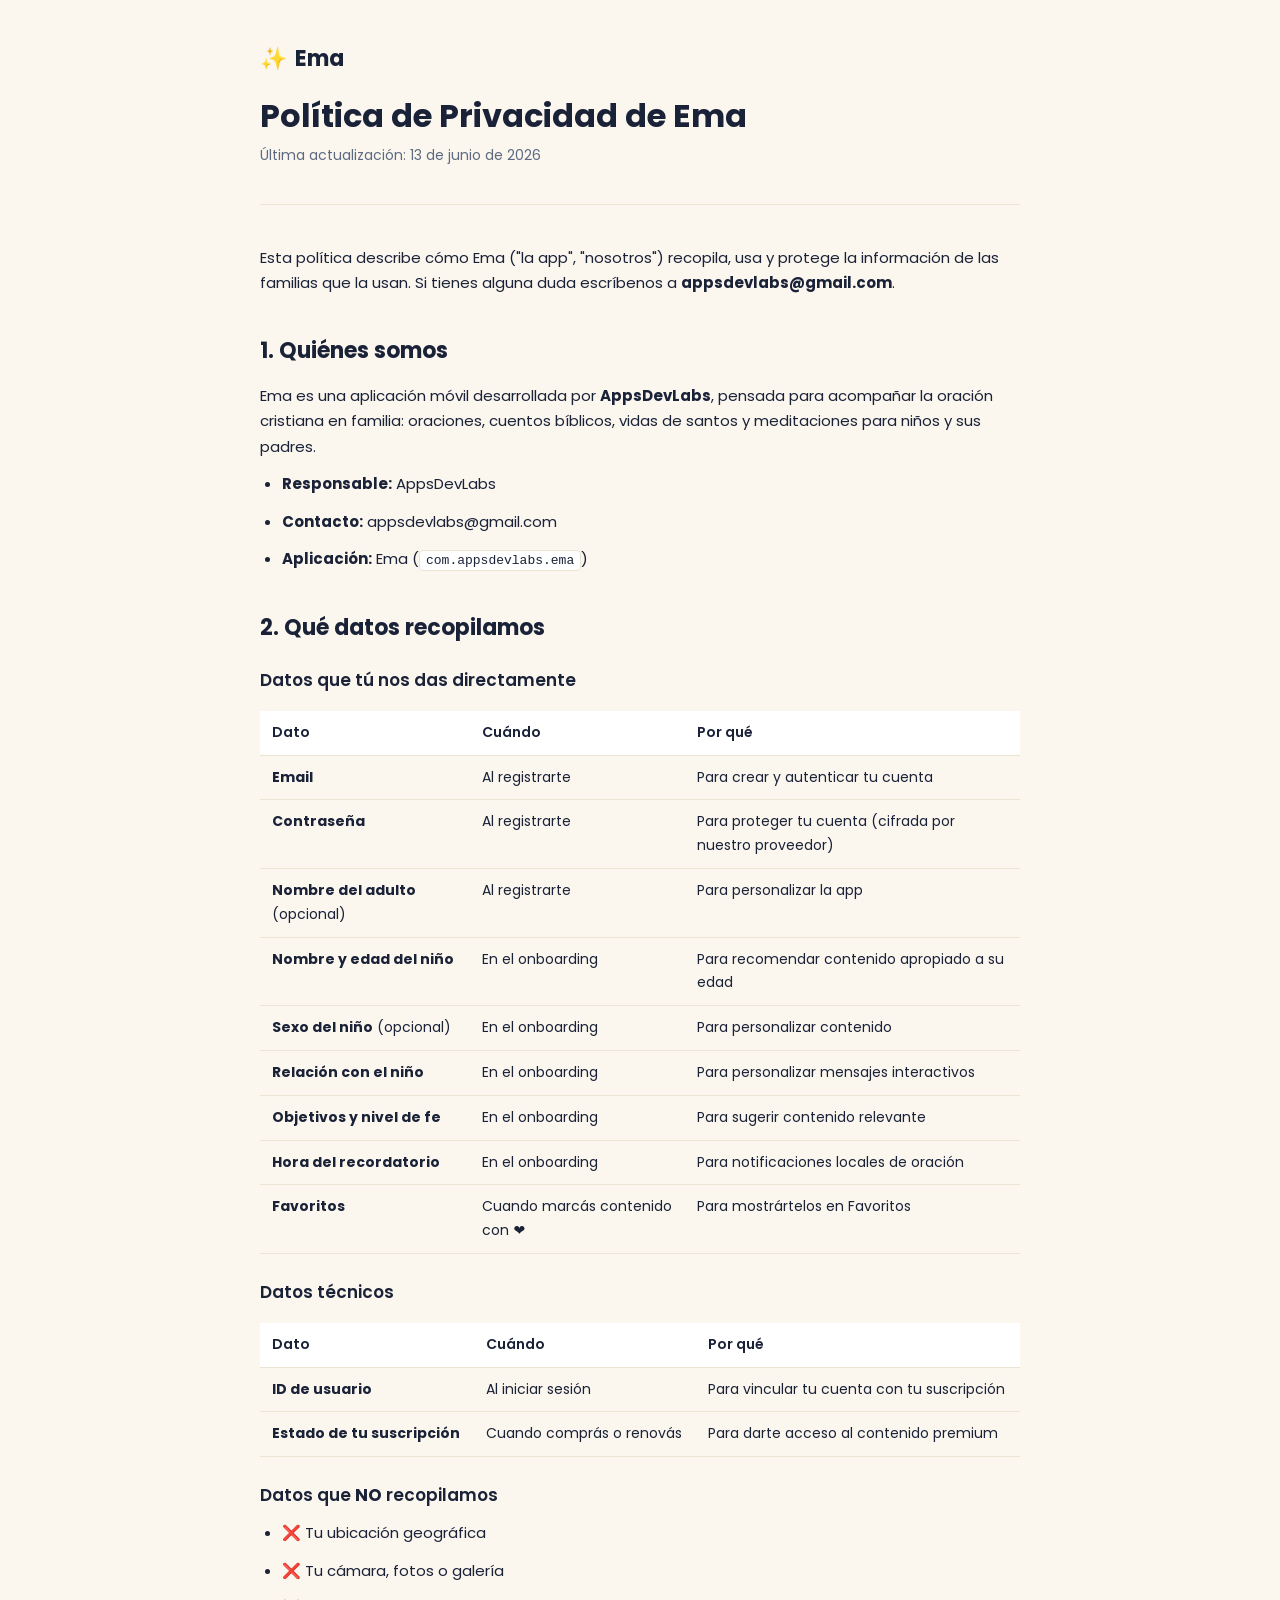
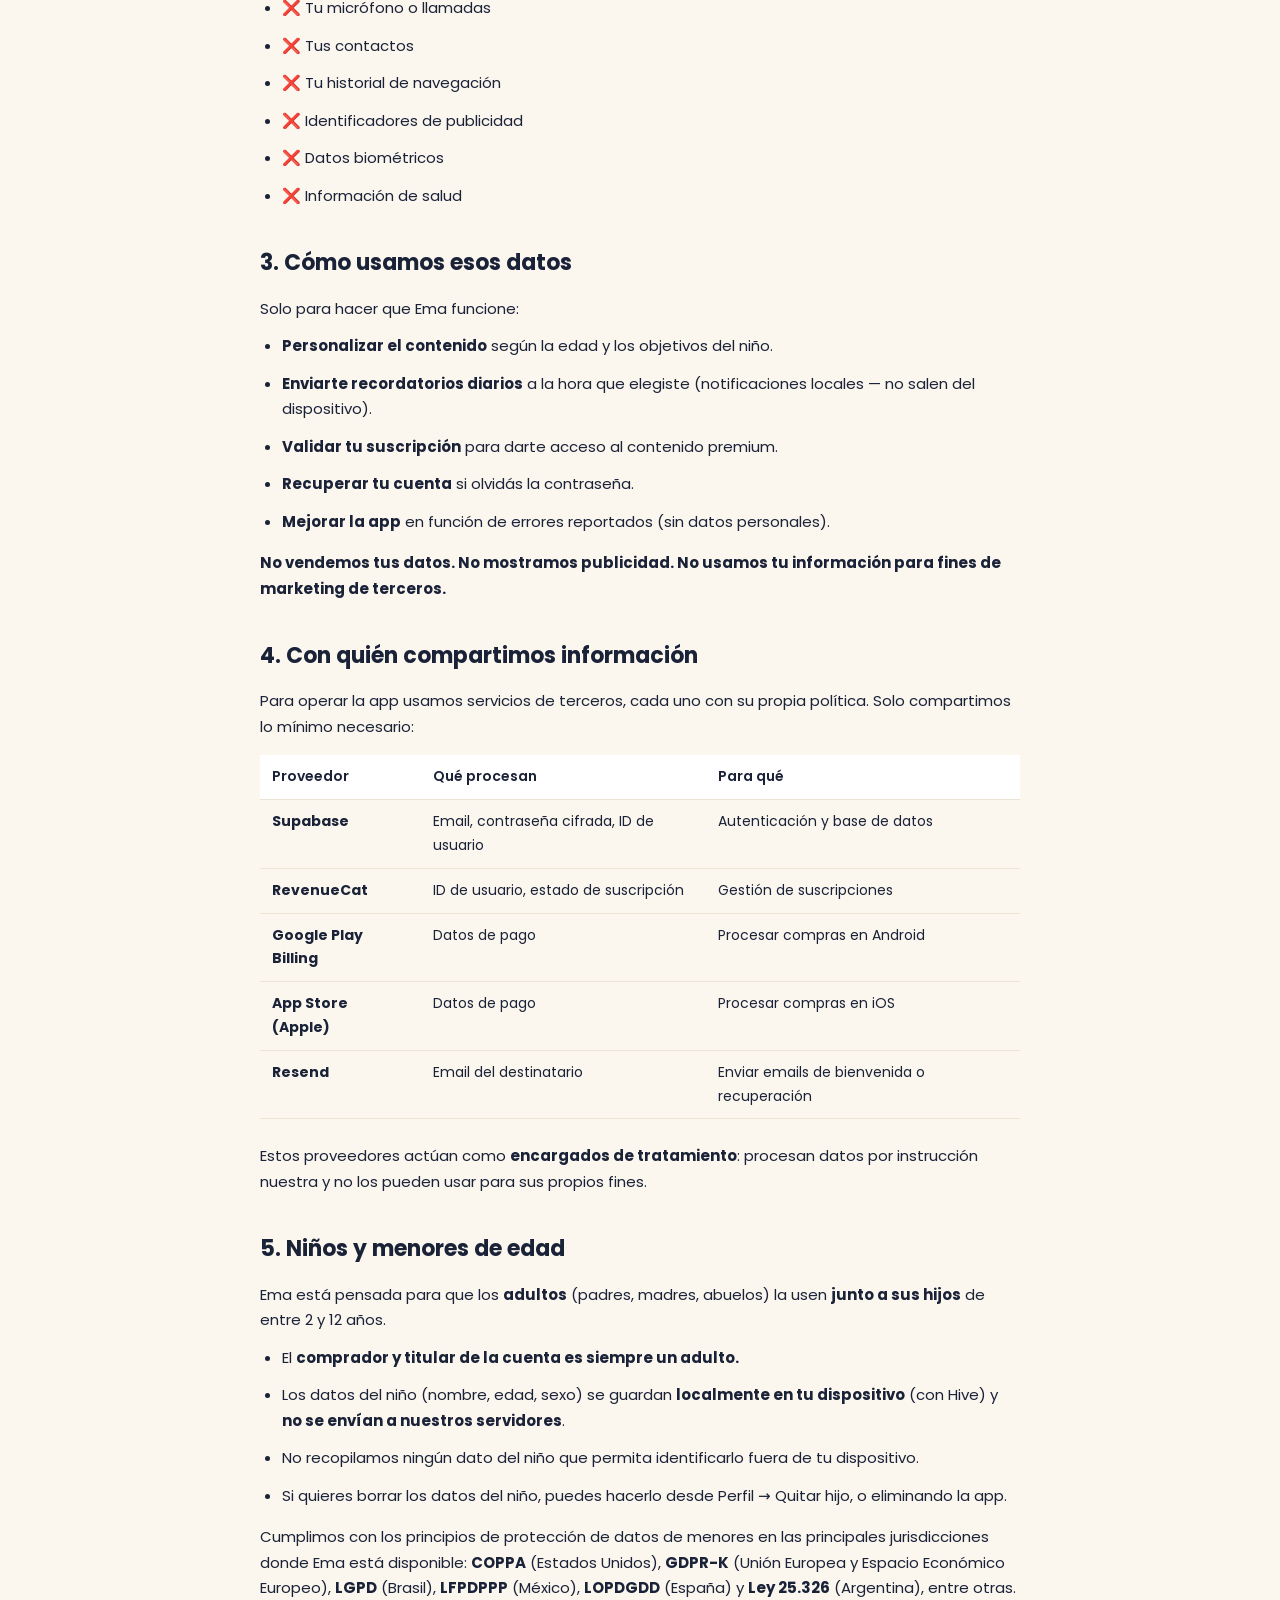
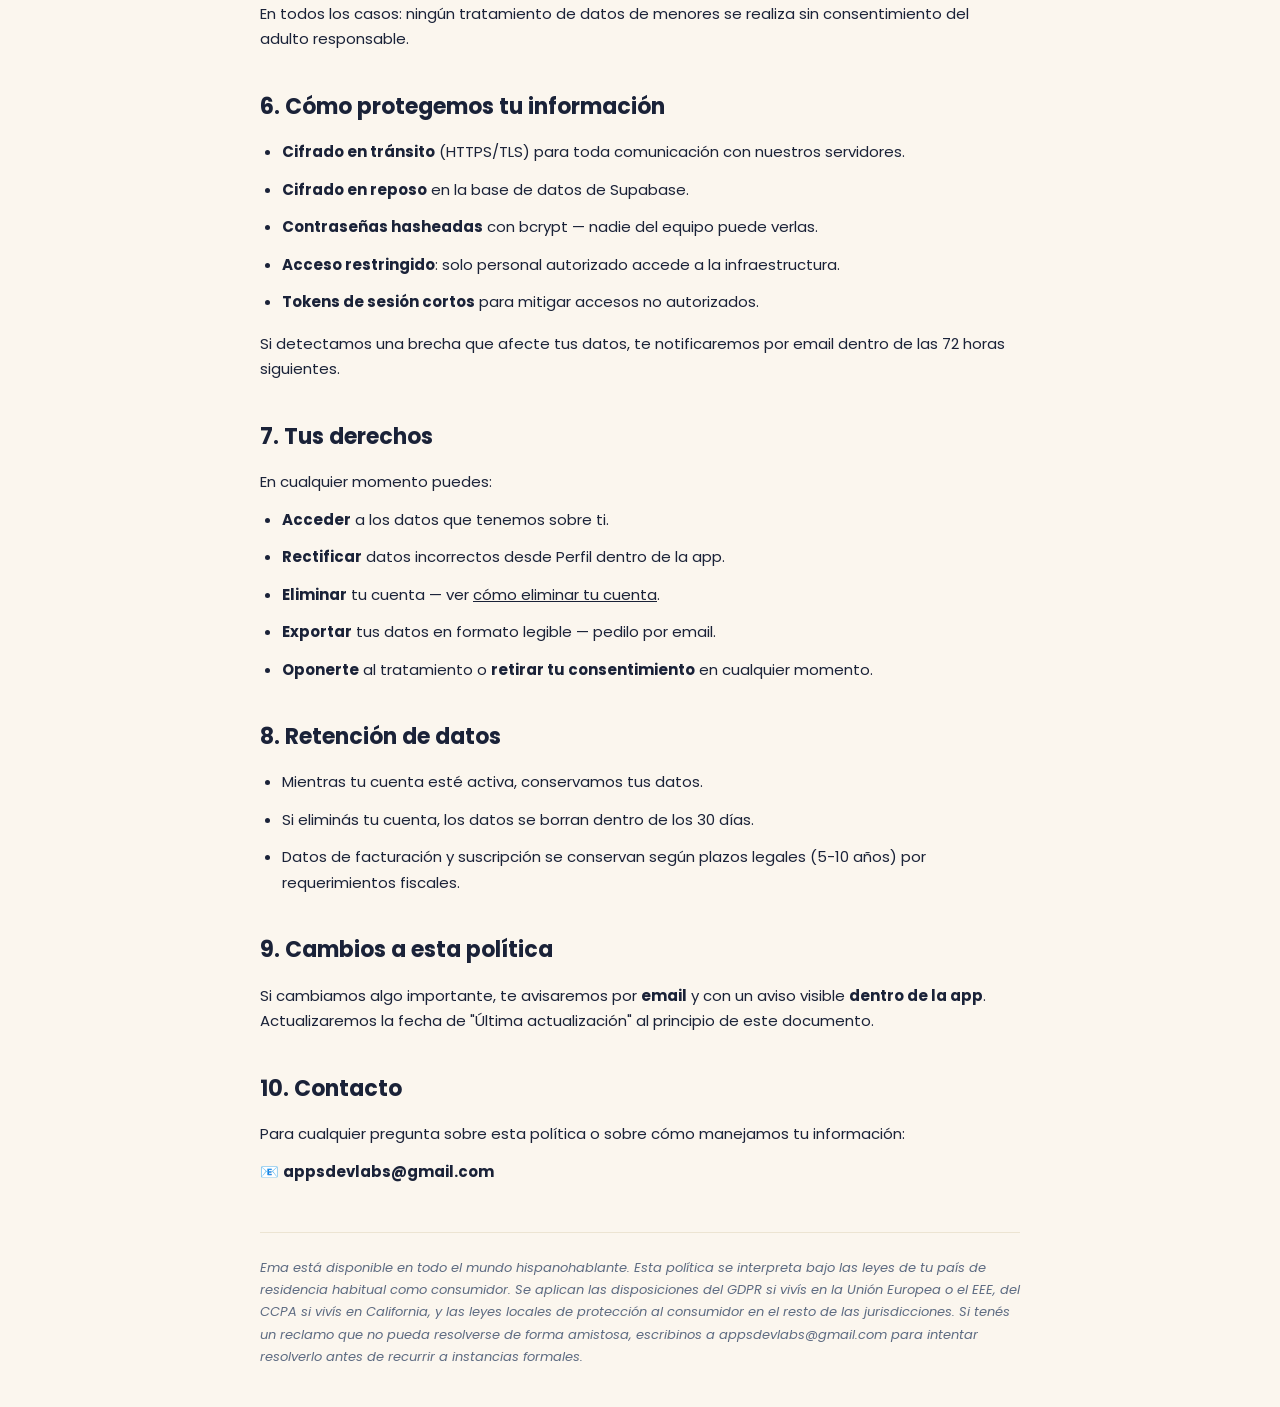
<file: privacy-policy.html>
<!DOCTYPE html>
<html lang="es">
<head>
  <meta charset="UTF-8">
  <meta name="viewport" content="width=device-width, initial-scale=1.0">
  <title>Política de Privacidad — Ema</title>
  <meta name="theme-color" content="#1A2238">
  <link rel="icon" type="image/png" href="favicon.png">
  <link rel="preconnect" href="https://fonts.googleapis.com">
  <link rel="preconnect" href="https://fonts.gstatic.com" crossorigin>
  <link href="https://fonts.googleapis.com/css2?family=Poppins:wght@400;600;700&display=swap" rel="stylesheet">
  <style>
    :root {
      --primary: #1A2238;
      --accent: #E8B85F;
      --bg: #FBF6EE;
      --text: #1A2238;
      --text-secondary: #5D6B82;
      --border: #ECE4D2;
    }
    * { box-sizing: border-box; margin: 0; padding: 0; }
    body {
      font-family: 'Poppins', system-ui, sans-serif;
      background: var(--bg);
      color: var(--text);
      line-height: 1.7;
      padding: 40px 20px;
    }
    .container { max-width: 760px; margin: 0 auto; }
    header { margin-bottom: 40px; padding-bottom: 24px; border-bottom: 1px solid var(--border); }
    .brand {
      display: inline-flex; align-items: center; gap: 8px;
      font-size: 22px; font-weight: 700; color: var(--primary);
      text-decoration: none; margin-bottom: 20px;
    }
    .brand-mark { color: var(--accent); }
    h1 { font-size: 32px; font-weight: 700; line-height: 1.2; margin-bottom: 8px; }
    .meta { color: var(--text-secondary); font-size: 14px; }
    h2 { font-size: 22px; font-weight: 700; margin-top: 36px; margin-bottom: 14px; }
    h3 { font-size: 17px; font-weight: 600; margin-top: 20px; margin-bottom: 10px; }
    p, li { color: var(--text); font-size: 15px; margin-bottom: 12px; }
    ul, ol { padding-left: 22px; margin-bottom: 16px; }
    table {
      width: 100%; border-collapse: collapse; margin: 16px 0 24px;
      font-size: 14px;
    }
    th, td {
      padding: 10px 12px; text-align: left;
      border-bottom: 1px solid var(--border); vertical-align: top;
    }
    th { background: #fff; font-weight: 600; color: var(--primary); }
    a { color: var(--primary); text-decoration: underline; }
    a:hover { color: var(--accent); }
    code {
      background: #fff; padding: 2px 6px; border-radius: 4px;
      font-size: 13px; border: 1px solid var(--border);
    }
    .footer {
      margin-top: 48px; padding-top: 24px;
      border-top: 1px solid var(--border);
      color: var(--text-secondary); font-size: 13px; font-style: italic;
    }
    @media (max-width: 600px) {
      body { padding: 24px 16px; }
      h1 { font-size: 26px; }
      h2 { font-size: 19px; }
      table, thead, tbody, tr, th, td { display: block; }
      th { display: none; }
      td { border: none; padding: 4px 0; }
      tr { border-bottom: 1px solid var(--border); padding: 12px 0; }
    }
  </style>
</head>
<body>
  <div class="container">
    <header>
      <a href="index.html" class="brand"><span class="brand-mark">✨</span> Ema</a>
      <h1>Política de Privacidad de Ema</h1>
      <p class="meta">Última actualización: 13 de junio de 2026</p>
    </header>

    <p>Esta política describe cómo Ema ("la app", "nosotros") recopila, usa y protege la información de las familias que la usan. Si tienes alguna duda escríbenos a <strong>appsdevlabs@gmail.com</strong>.</p>

    <h2>1. Quiénes somos</h2>
    <p>Ema es una aplicación móvil desarrollada por <strong>AppsDevLabs</strong>, pensada para acompañar la oración cristiana en familia: oraciones, cuentos bíblicos, vidas de santos y meditaciones para niños y sus padres.</p>
    <ul>
      <li><strong>Responsable:</strong> AppsDevLabs</li>
      <li><strong>Contacto:</strong> appsdevlabs@gmail.com</li>
      <li><strong>Aplicación:</strong> Ema (<code>com.appsdevlabs.ema</code>)</li>
    </ul>

    <h2>2. Qué datos recopilamos</h2>
    <h3>Datos que tú nos das directamente</h3>
    <table>
      <thead><tr><th>Dato</th><th>Cuándo</th><th>Por qué</th></tr></thead>
      <tbody>
        <tr><td><strong>Email</strong></td><td>Al registrarte</td><td>Para crear y autenticar tu cuenta</td></tr>
        <tr><td><strong>Contraseña</strong></td><td>Al registrarte</td><td>Para proteger tu cuenta (cifrada por nuestro proveedor)</td></tr>
        <tr><td><strong>Nombre del adulto</strong> (opcional)</td><td>Al registrarte</td><td>Para personalizar la app</td></tr>
        <tr><td><strong>Nombre y edad del niño</strong></td><td>En el onboarding</td><td>Para recomendar contenido apropiado a su edad</td></tr>
        <tr><td><strong>Sexo del niño</strong> (opcional)</td><td>En el onboarding</td><td>Para personalizar contenido</td></tr>
        <tr><td><strong>Relación con el niño</strong></td><td>En el onboarding</td><td>Para personalizar mensajes interactivos</td></tr>
        <tr><td><strong>Objetivos y nivel de fe</strong></td><td>En el onboarding</td><td>Para sugerir contenido relevante</td></tr>
        <tr><td><strong>Hora del recordatorio</strong></td><td>En el onboarding</td><td>Para notificaciones locales de oración</td></tr>
        <tr><td><strong>Favoritos</strong></td><td>Cuando marcás contenido con ❤️</td><td>Para mostrártelos en Favoritos</td></tr>
      </tbody>
    </table>

    <h3>Datos técnicos</h3>
    <table>
      <thead><tr><th>Dato</th><th>Cuándo</th><th>Por qué</th></tr></thead>
      <tbody>
        <tr><td><strong>ID de usuario</strong></td><td>Al iniciar sesión</td><td>Para vincular tu cuenta con tu suscripción</td></tr>
        <tr><td><strong>Estado de tu suscripción</strong></td><td>Cuando comprás o renovás</td><td>Para darte acceso al contenido premium</td></tr>
      </tbody>
    </table>

    <h3>Datos que <strong>NO</strong> recopilamos</h3>
    <ul>
      <li>❌ Tu ubicación geográfica</li>
      <li>❌ Tu cámara, fotos o galería</li>
      <li>❌ Tu micrófono o llamadas</li>
      <li>❌ Tus contactos</li>
      <li>❌ Tu historial de navegación</li>
      <li>❌ Identificadores de publicidad</li>
      <li>❌ Datos biométricos</li>
      <li>❌ Información de salud</li>
    </ul>

    <h2>3. Cómo usamos esos datos</h2>
    <p>Solo para hacer que Ema funcione:</p>
    <ul>
      <li><strong>Personalizar el contenido</strong> según la edad y los objetivos del niño.</li>
      <li><strong>Enviarte recordatorios diarios</strong> a la hora que elegiste (notificaciones locales — no salen del dispositivo).</li>
      <li><strong>Validar tu suscripción</strong> para darte acceso al contenido premium.</li>
      <li><strong>Recuperar tu cuenta</strong> si olvidás la contraseña.</li>
      <li><strong>Mejorar la app</strong> en función de errores reportados (sin datos personales).</li>
    </ul>
    <p><strong>No vendemos tus datos. No mostramos publicidad. No usamos tu información para fines de marketing de terceros.</strong></p>

    <h2>4. Con quién compartimos información</h2>
    <p>Para operar la app usamos servicios de terceros, cada uno con su propia política. Solo compartimos lo mínimo necesario:</p>
    <table>
      <thead><tr><th>Proveedor</th><th>Qué procesan</th><th>Para qué</th></tr></thead>
      <tbody>
        <tr><td><strong>Supabase</strong></td><td>Email, contraseña cifrada, ID de usuario</td><td>Autenticación y base de datos</td></tr>
        <tr><td><strong>RevenueCat</strong></td><td>ID de usuario, estado de suscripción</td><td>Gestión de suscripciones</td></tr>
        <tr><td><strong>Google Play Billing</strong></td><td>Datos de pago</td><td>Procesar compras en Android</td></tr>
        <tr><td><strong>App Store (Apple)</strong></td><td>Datos de pago</td><td>Procesar compras en iOS</td></tr>
        <tr><td><strong>Resend</strong></td><td>Email del destinatario</td><td>Enviar emails de bienvenida o recuperación</td></tr>
      </tbody>
    </table>
    <p>Estos proveedores actúan como <strong>encargados de tratamiento</strong>: procesan datos por instrucción nuestra y no los pueden usar para sus propios fines.</p>

    <h2>5. Niños y menores de edad</h2>
    <p>Ema está pensada para que los <strong>adultos</strong> (padres, madres, abuelos) la usen <strong>junto a sus hijos</strong> de entre 2 y 12 años.</p>
    <ul>
      <li>El <strong>comprador y titular de la cuenta es siempre un adulto.</strong></li>
      <li>Los datos del niño (nombre, edad, sexo) se guardan <strong>localmente en tu dispositivo</strong> (con Hive) y <strong>no se envían a nuestros servidores</strong>.</li>
      <li>No recopilamos ningún dato del niño que permita identificarlo fuera de tu dispositivo.</li>
      <li>Si quieres borrar los datos del niño, puedes hacerlo desde Perfil → Quitar hijo, o eliminando la app.</li>
    </ul>
    <p>Cumplimos con los principios de protección de datos de menores en las principales jurisdicciones donde Ema está disponible: <strong>COPPA</strong> (Estados Unidos), <strong>GDPR-K</strong> (Unión Europea y Espacio Económico Europeo), <strong>LGPD</strong> (Brasil), <strong>LFPDPPP</strong> (México), <strong>LOPDGDD</strong> (España) y <strong>Ley 25.326</strong> (Argentina), entre otras. En todos los casos: ningún tratamiento de datos de menores se realiza sin consentimiento del adulto responsable.</p>

    <h2>6. Cómo protegemos tu información</h2>
    <ul>
      <li><strong>Cifrado en tránsito</strong> (HTTPS/TLS) para toda comunicación con nuestros servidores.</li>
      <li><strong>Cifrado en reposo</strong> en la base de datos de Supabase.</li>
      <li><strong>Contraseñas hasheadas</strong> con bcrypt — nadie del equipo puede verlas.</li>
      <li><strong>Acceso restringido</strong>: solo personal autorizado accede a la infraestructura.</li>
      <li><strong>Tokens de sesión cortos</strong> para mitigar accesos no autorizados.</li>
    </ul>
    <p>Si detectamos una brecha que afecte tus datos, te notificaremos por email dentro de las 72 horas siguientes.</p>

    <h2>7. Tus derechos</h2>
    <p>En cualquier momento puedes:</p>
    <ul>
      <li><strong>Acceder</strong> a los datos que tenemos sobre ti.</li>
      <li><strong>Rectificar</strong> datos incorrectos desde Perfil dentro de la app.</li>
      <li><strong>Eliminar</strong> tu cuenta — ver <a href="delete-account.html">cómo eliminar tu cuenta</a>.</li>
      <li><strong>Exportar</strong> tus datos en formato legible — pedilo por email.</li>
      <li><strong>Oponerte</strong> al tratamiento o <strong>retirar tu consentimiento</strong> en cualquier momento.</li>
    </ul>

    <h2>8. Retención de datos</h2>
    <ul>
      <li>Mientras tu cuenta esté activa, conservamos tus datos.</li>
      <li>Si eliminás tu cuenta, los datos se borran dentro de los 30 días.</li>
      <li>Datos de facturación y suscripción se conservan según plazos legales (5-10 años) por requerimientos fiscales.</li>
    </ul>

    <h2>9. Cambios a esta política</h2>
    <p>Si cambiamos algo importante, te avisaremos por <strong>email</strong> y con un aviso visible <strong>dentro de la app</strong>. Actualizaremos la fecha de "Última actualización" al principio de este documento.</p>

    <h2>10. Contacto</h2>
    <p>Para cualquier pregunta sobre esta política o sobre cómo manejamos tu información:</p>
    <p>📧 <strong>appsdevlabs@gmail.com</strong></p>

    <div class="footer">
      Ema está disponible en todo el mundo hispanohablante. Esta política se interpreta bajo las leyes de tu país de residencia habitual como consumidor. Se aplican las disposiciones del GDPR si vivís en la Unión Europea o el EEE, del CCPA si vivís en California, y las leyes locales de protección al consumidor en el resto de las jurisdicciones. Si tenés un reclamo que no pueda resolverse de forma amistosa, escribinos a appsdevlabs@gmail.com para intentar resolverlo antes de recurrir a instancias formales.
    </div>
  </div>
</body>
</html>
</file>
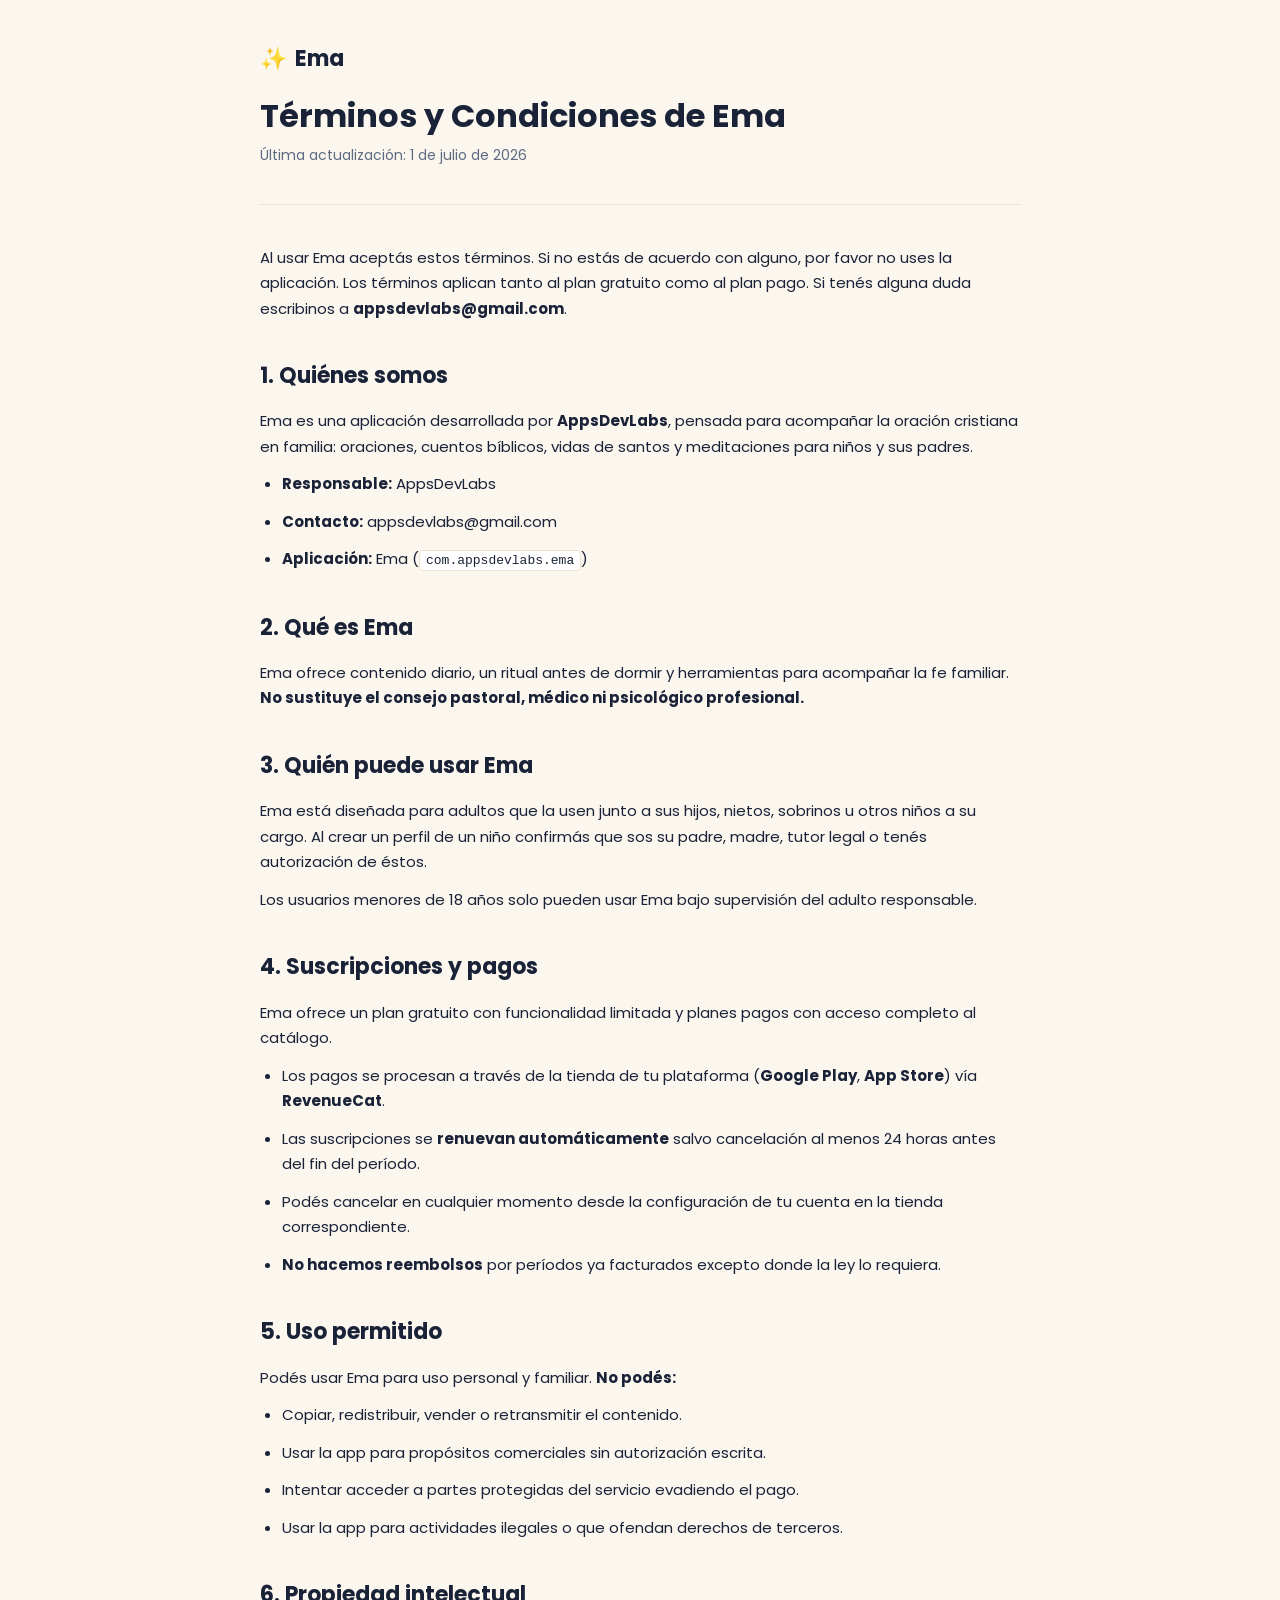
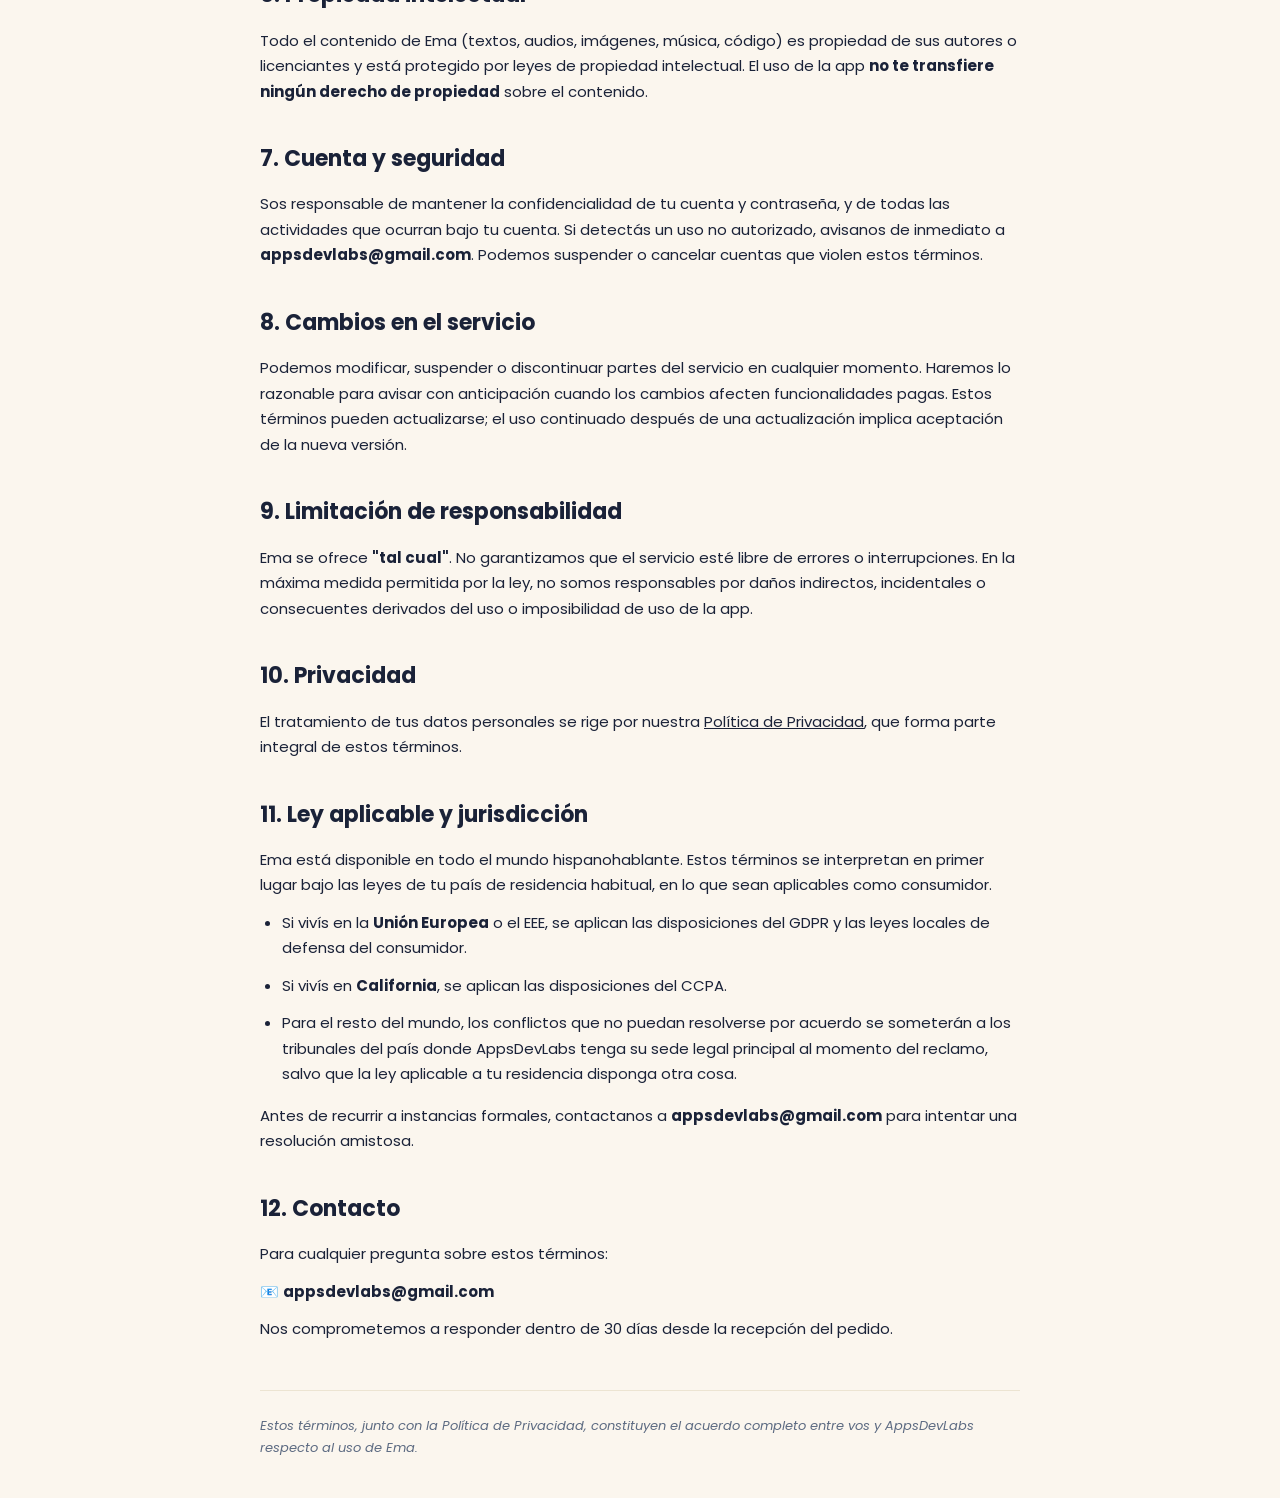
<file: terms.html>
<!DOCTYPE html>
<html lang="es">
<head>
  <meta charset="UTF-8">
  <meta name="viewport" content="width=device-width, initial-scale=1.0">
  <title>Términos y Condiciones — Ema</title>
  <meta name="theme-color" content="#1A2238">
  <link rel="icon" type="image/png" href="favicon.png">
  <link rel="preconnect" href="https://fonts.googleapis.com">
  <link rel="preconnect" href="https://fonts.gstatic.com" crossorigin>
  <link href="https://fonts.googleapis.com/css2?family=Poppins:wght@400;600;700&display=swap" rel="stylesheet">
  <style>
    :root {
      --primary: #1A2238;
      --accent: #E8B85F;
      --bg: #FBF6EE;
      --text: #1A2238;
      --text-secondary: #5D6B82;
      --border: #ECE4D2;
    }
    * { box-sizing: border-box; margin: 0; padding: 0; }
    body {
      font-family: 'Poppins', system-ui, sans-serif;
      background: var(--bg);
      color: var(--text);
      line-height: 1.7;
      padding: 40px 20px;
    }
    .container { max-width: 760px; margin: 0 auto; }
    header { margin-bottom: 40px; padding-bottom: 24px; border-bottom: 1px solid var(--border); }
    .brand {
      display: inline-flex; align-items: center; gap: 8px;
      font-size: 22px; font-weight: 700; color: var(--primary);
      text-decoration: none; margin-bottom: 20px;
    }
    .brand-mark { color: var(--accent); }
    h1 { font-size: 32px; font-weight: 700; line-height: 1.2; margin-bottom: 8px; }
    .meta { color: var(--text-secondary); font-size: 14px; }
    h2 { font-size: 22px; font-weight: 700; margin-top: 36px; margin-bottom: 14px; }
    h3 { font-size: 17px; font-weight: 600; margin-top: 20px; margin-bottom: 10px; }
    p, li { color: var(--text); font-size: 15px; margin-bottom: 12px; }
    ul, ol { padding-left: 22px; margin-bottom: 16px; }
    a { color: var(--primary); text-decoration: underline; }
    a:hover { color: var(--accent); }
    code {
      background: #fff; padding: 2px 6px; border-radius: 4px;
      font-size: 13px; border: 1px solid var(--border);
    }
    .footer {
      margin-top: 48px; padding-top: 24px;
      border-top: 1px solid var(--border);
      color: var(--text-secondary); font-size: 13px; font-style: italic;
    }
    @media (max-width: 600px) {
      body { padding: 24px 16px; }
      h1 { font-size: 26px; }
      h2 { font-size: 19px; }
    }
  </style>
</head>
<body>
  <div class="container">
    <header>
      <a href="index.html" class="brand"><span class="brand-mark">✨</span> Ema</a>
      <h1>Términos y Condiciones de Ema</h1>
      <p class="meta">Última actualización: 1 de julio de 2026</p>
    </header>

    <p>Al usar Ema aceptás estos términos. Si no estás de acuerdo con alguno, por favor no uses la aplicación. Los términos aplican tanto al plan gratuito como al plan pago. Si tenés alguna duda escribinos a <strong>appsdevlabs@gmail.com</strong>.</p>

    <h2>1. Quiénes somos</h2>
    <p>Ema es una aplicación desarrollada por <strong>AppsDevLabs</strong>, pensada para acompañar la oración cristiana en familia: oraciones, cuentos bíblicos, vidas de santos y meditaciones para niños y sus padres.</p>
    <ul>
      <li><strong>Responsable:</strong> AppsDevLabs</li>
      <li><strong>Contacto:</strong> appsdevlabs@gmail.com</li>
      <li><strong>Aplicación:</strong> Ema (<code>com.appsdevlabs.ema</code>)</li>
    </ul>

    <h2>2. Qué es Ema</h2>
    <p>Ema ofrece contenido diario, un ritual antes de dormir y herramientas para acompañar la fe familiar. <strong>No sustituye el consejo pastoral, médico ni psicológico profesional.</strong></p>

    <h2>3. Quién puede usar Ema</h2>
    <p>Ema está diseñada para adultos que la usen junto a sus hijos, nietos, sobrinos u otros niños a su cargo. Al crear un perfil de un niño confirmás que sos su padre, madre, tutor legal o tenés autorización de éstos.</p>
    <p>Los usuarios menores de 18 años solo pueden usar Ema bajo supervisión del adulto responsable.</p>

    <h2>4. Suscripciones y pagos</h2>
    <p>Ema ofrece un plan gratuito con funcionalidad limitada y planes pagos con acceso completo al catálogo.</p>
    <ul>
      <li>Los pagos se procesan a través de la tienda de tu plataforma (<strong>Google Play</strong>, <strong>App Store</strong>) vía <strong>RevenueCat</strong>.</li>
      <li>Las suscripciones se <strong>renuevan automáticamente</strong> salvo cancelación al menos 24 horas antes del fin del período.</li>
      <li>Podés cancelar en cualquier momento desde la configuración de tu cuenta en la tienda correspondiente.</li>
      <li><strong>No hacemos reembolsos</strong> por períodos ya facturados excepto donde la ley lo requiera.</li>
    </ul>

    <h2>5. Uso permitido</h2>
    <p>Podés usar Ema para uso personal y familiar. <strong>No podés:</strong></p>
    <ul>
      <li>Copiar, redistribuir, vender o retransmitir el contenido.</li>
      <li>Usar la app para propósitos comerciales sin autorización escrita.</li>
      <li>Intentar acceder a partes protegidas del servicio evadiendo el pago.</li>
      <li>Usar la app para actividades ilegales o que ofendan derechos de terceros.</li>
    </ul>

    <h2>6. Propiedad intelectual</h2>
    <p>Todo el contenido de Ema (textos, audios, imágenes, música, código) es propiedad de sus autores o licenciantes y está protegido por leyes de propiedad intelectual. El uso de la app <strong>no te transfiere ningún derecho de propiedad</strong> sobre el contenido.</p>

    <h2>7. Cuenta y seguridad</h2>
    <p>Sos responsable de mantener la confidencialidad de tu cuenta y contraseña, y de todas las actividades que ocurran bajo tu cuenta. Si detectás un uso no autorizado, avisanos de inmediato a <strong>appsdevlabs@gmail.com</strong>. Podemos suspender o cancelar cuentas que violen estos términos.</p>

    <h2>8. Cambios en el servicio</h2>
    <p>Podemos modificar, suspender o discontinuar partes del servicio en cualquier momento. Haremos lo razonable para avisar con anticipación cuando los cambios afecten funcionalidades pagas. Estos términos pueden actualizarse; el uso continuado después de una actualización implica aceptación de la nueva versión.</p>

    <h2>9. Limitación de responsabilidad</h2>
    <p>Ema se ofrece <strong>"tal cual"</strong>. No garantizamos que el servicio esté libre de errores o interrupciones. En la máxima medida permitida por la ley, no somos responsables por daños indirectos, incidentales o consecuentes derivados del uso o imposibilidad de uso de la app.</p>

    <h2>10. Privacidad</h2>
    <p>El tratamiento de tus datos personales se rige por nuestra <a href="privacy-policy.html">Política de Privacidad</a>, que forma parte integral de estos términos.</p>

    <h2>11. Ley aplicable y jurisdicción</h2>
    <p>Ema está disponible en todo el mundo hispanohablante. Estos términos se interpretan en primer lugar bajo las leyes de tu país de residencia habitual, en lo que sean aplicables como consumidor.</p>
    <ul>
      <li>Si vivís en la <strong>Unión Europea</strong> o el EEE, se aplican las disposiciones del GDPR y las leyes locales de defensa del consumidor.</li>
      <li>Si vivís en <strong>California</strong>, se aplican las disposiciones del CCPA.</li>
      <li>Para el resto del mundo, los conflictos que no puedan resolverse por acuerdo se someterán a los tribunales del país donde AppsDevLabs tenga su sede legal principal al momento del reclamo, salvo que la ley aplicable a tu residencia disponga otra cosa.</li>
    </ul>
    <p>Antes de recurrir a instancias formales, contactanos a <strong>appsdevlabs@gmail.com</strong> para intentar una resolución amistosa.</p>

    <h2>12. Contacto</h2>
    <p>Para cualquier pregunta sobre estos términos:</p>
    <p>📧 <strong>appsdevlabs@gmail.com</strong></p>
    <p>Nos comprometemos a responder dentro de 30 días desde la recepción del pedido.</p>

    <div class="footer">
      Estos términos, junto con la Política de Privacidad, constituyen el acuerdo completo entre vos y AppsDevLabs respecto al uso de Ema.
    </div>
  </div>
</body>
</html>
</file>
<file: styles.css>
/* ============================================================
   Ema — Landing Page
   Paleta cálida (light) basada en la identidad de la app.
   ============================================================ */

:root {
  --primary: #1A2238;       /* Navy profundo (CTAs principales, texto) */
  --primary-soft: #2C3E5C;
  --accent: #E8B85F;        /* Dorado vela (botones destacados) */
  --accent-dark: #C99A4F;
  --wine: #8C4F5F;          /* Vino (acentos cálidos) */
  --ocean: #3F8FA5;         /* Teal (segundario) */
  --sage: #7DA084;          /* Sage */
  --amber: #C99A4F;
  --success: #6FA886;

  --bg: #FBF6EE;            /* Crema cálida (sección alternativa) */
  --bg-alt: #FFFFFF;
  --text-primary: #1A2238;
  --text-secondary: #5D6B82;
  --text-light: #9CA5B5;
  --border: #ECE4D2;

  --shadow-sm: 0 1px 2px rgba(26, 34, 56, 0.05);
  --shadow: 0 4px 12px rgba(26, 34, 56, 0.08);
  --shadow-lg: 0 12px 32px rgba(26, 34, 56, 0.12);

  --radius: 12px;
  --radius-lg: 16px;
  --radius-xl: 24px;
  --max-width: 1200px;
}

* {
  box-sizing: border-box;
  margin: 0;
  padding: 0;
}

html {
  scroll-behavior: smooth;
  overflow-x: hidden;
}

body {
  font-family: 'Poppins', -apple-system, BlinkMacSystemFont, 'Segoe UI', Roboto, sans-serif;
  color: var(--text-primary);
  line-height: 1.5;
  background: var(--bg-alt);
  -webkit-font-smoothing: antialiased;
  overflow-x: hidden;
  width: 100%;
}

img { max-width: 100%; height: auto; }

.container {
  max-width: var(--max-width);
  margin: 0 auto;
  padding: 0 24px;
}

/* ============================================================
   NAVBAR
   ============================================================ */
.navbar {
  background: var(--bg-alt);
  border-bottom: 1px solid var(--border);
  padding: 16px 0;
  position: sticky;
  top: 0;
  z-index: 100;
  backdrop-filter: blur(8px);
}
.navbar .container {
  display: flex;
  justify-content: space-between;
  align-items: center;
}
.navbar .logo {
  font-size: 26px;
  font-weight: 700;
  color: var(--primary);
  text-decoration: none;
  display: inline-flex;
  align-items: center;
  gap: 8px;
}
.logo-mark {
  font-size: 22px;
  color: var(--accent);
}

/* ============================================================
   BUTTONS
   ============================================================ */
.btn {
  display: inline-flex;
  align-items: center;
  justify-content: center;
  gap: 8px;
  padding: 14px 24px;
  border-radius: 10px;
  font-size: 15px;
  font-weight: 600;
  text-decoration: none;
  border: none;
  cursor: pointer;
  transition: transform 0.15s, box-shadow 0.15s, background 0.15s, color 0.15s;
  font-family: inherit;
  white-space: nowrap;
}
.btn:hover { transform: translateY(-1px); }

.btn-primary {
  background: var(--primary);
  color: #fff;
}
.btn-primary:hover {
  background: #0F1828;
  box-shadow: var(--shadow);
}

.btn-accent {
  background: var(--accent);
  color: var(--primary);
}
.btn-accent:hover {
  background: var(--accent-dark);
  box-shadow: var(--shadow-lg);
}

.btn-outline {
  background: transparent;
  color: var(--primary);
  border: 1.5px solid var(--primary);
}
.btn-outline:hover {
  background: var(--primary);
  color: #fff;
}

.btn-lg {
  padding: 18px 32px;
  font-size: 16px;
}
.btn-block { width: 100%; }

/* ============================================================
   SECTIONS
   ============================================================ */
section { padding: 96px 0; }
.section-bg { background: var(--bg); }

.section-title {
  font-size: 38px;
  font-weight: 700;
  text-align: center;
  margin-bottom: 48px;
  line-height: 1.2;
  color: var(--text-primary);
}
.section-subtitle {
  text-align: center;
  font-size: 17px;
  color: var(--text-secondary);
  margin-top: -32px;
  margin-bottom: 48px;
  line-height: 1.5;
}
.eyebrow {
  text-align: center;
  font-size: 13px;
  font-weight: 700;
  letter-spacing: 1.5px;
  color: var(--accent-dark);
  margin-bottom: 12px;
  text-transform: uppercase;
}

/* ============================================================
   HERO
   ============================================================ */
.hero {
  padding: 80px 0 96px;
  background: linear-gradient(180deg, #FFFFFF 0%, var(--bg) 100%);
}
.hero .container {
  display: grid;
  grid-template-columns: 1fr 1fr;
  gap: 64px;
  align-items: center;
}
.hero-text { max-width: 560px; }
.hero h1 {
  font-size: 52px;
  font-weight: 700;
  line-height: 1.1;
  color: var(--text-primary);
  margin-bottom: 20px;
}
.hero-subtitle {
  font-size: 18px;
  color: var(--text-secondary);
  line-height: 1.6;
  margin-bottom: 32px;
}
.badge-hero {
  display: inline-flex;
  align-items: center;
  gap: 8px;
  background: rgba(232, 184, 95, 0.15);
  color: var(--accent-dark);
  padding: 8px 14px;
  border-radius: 20px;
  font-size: 13px;
  font-weight: 600;
  margin-bottom: 24px;
}
.hero-buttons {
  display: flex;
  gap: 16px;
  flex-wrap: wrap;
  margin-bottom: 24px;
}
.hero-rating {
  display: flex;
  align-items: center;
  gap: 12px;
  color: var(--text-secondary);
  font-size: 14px;
}
.stars {
  color: var(--accent);
  font-size: 18px;
  letter-spacing: 2px;
}

/* Phone mockup */
.hero-mock {
  display: flex;
  justify-content: center;
  align-items: center;
}
.phone-frame {
  width: 280px;
  height: 580px;
  background: #1A2238;
  border-radius: 36px;
  padding: 14px 10px;
  box-shadow: var(--shadow-lg);
  position: relative;
}
.phone-frame::before {
  content: "";
  position: absolute;
  top: 8px;
  left: 50%;
  transform: translateX(-50%);
  width: 80px;
  height: 18px;
  background: #0A0F1C;
  border-radius: 0 0 12px 12px;
}
.phone-screen {
  width: 100%;
  height: 100%;
  background: #1A2238;
  border-radius: 24px;
  padding: 32px 18px 18px;
  color: #F4ECD8;
  font-size: 13px;
}
.mock-status {
  font-size: 11px;
  color: #F4ECD8;
  opacity: 0.6;
  margin-bottom: 14px;
}
.mock-greeting { margin-bottom: 14px; }
.mock-hello {
  font-size: 18px;
  font-weight: 700;
}
.mock-sub {
  font-size: 11px;
  opacity: 0.7;
  margin-top: 2px;
}
.mock-verse {
  background: linear-gradient(135deg, #8C4F5F 0%, #4A2837 100%);
  border-radius: 14px;
  padding: 14px;
  margin-bottom: 16px;
  color: #F4ECD8;
}
.mock-quote {
  font-size: 22px;
  line-height: 1;
  font-family: serif;
  opacity: 0.7;
}
.mock-verse p {
  font-size: 11px;
  line-height: 1.4;
  font-weight: 600;
  margin: 4px 0;
}
.mock-verse small {
  font-size: 9px;
  opacity: 0.7;
}
.mock-section-title {
  font-size: 12px;
  font-weight: 700;
  margin-bottom: 8px;
}
.mock-cards {
  display: flex;
  gap: 8px;
}
.mock-card {
  flex: 1;
  border-radius: 10px;
  padding: 12px 8px;
  min-height: 100px;
  position: relative;
}
.mock-card-amber {
  background: linear-gradient(135deg, #C99A4F 0%, #6B3B41 100%);
}
.mock-card-sage {
  background: linear-gradient(135deg, #A0C4A5 0%, #5C8268 100%);
}
.mock-card-icon {
  font-size: 28px;
  text-align: center;
  margin-top: 8px;
  margin-bottom: 12px;
}
.mock-card-title {
  font-size: 10px;
  font-weight: 700;
  line-height: 1.2;
}

/* ============================================================
   PAIN POINTS
   ============================================================ */
.pain-grid {
  display: grid;
  grid-template-columns: repeat(4, 1fr);
  gap: 20px;
  margin-bottom: 32px;
}
.pain-card {
  background: var(--bg-alt);
  border-radius: var(--radius-lg);
  padding: 24px 20px;
  text-align: center;
  border: 1px solid var(--border);
  transition: transform 0.2s, box-shadow 0.2s;
}
.pain-card:hover {
  transform: translateY(-2px);
  box-shadow: var(--shadow);
}
.pain-icon {
  width: 48px;
  height: 48px;
  margin: 0 auto 12px;
  color: var(--wine);
}
.pain-icon svg { width: 100%; height: 100%; }
.pain-card p {
  font-size: 14px;
  color: var(--text-secondary);
  line-height: 1.5;
}
.pain-bridge {
  text-align: center;
  font-size: 18px;
  color: var(--text-secondary);
  margin-top: 32px;
}
.pain-bridge-highlight {
  color: var(--primary);
  font-weight: 700;
}

/* ============================================================
   STEPS
   ============================================================ */
.steps-grid {
  display: grid;
  grid-template-columns: repeat(3, 1fr);
  gap: 40px;
}
.step {
  text-align: center;
  padding: 0 16px;
}
.step-number {
  width: 56px;
  height: 56px;
  background: var(--accent);
  color: var(--primary);
  border-radius: 50%;
  display: flex;
  align-items: center;
  justify-content: center;
  font-size: 24px;
  font-weight: 700;
  margin: 0 auto 20px;
  box-shadow: 0 8px 20px rgba(232, 184, 95, 0.3);
}
.step-title {
  font-size: 20px;
  font-weight: 700;
  margin-bottom: 8px;
  color: var(--text-primary);
}
.step-text {
  font-size: 15px;
  color: var(--text-secondary);
  line-height: 1.6;
}

/* ============================================================
   FEATURES
   ============================================================ */
.features-grid {
  display: grid;
  grid-template-columns: repeat(3, 1fr);
  gap: 24px;
}
.feature-card {
  background: var(--bg-alt);
  border-radius: var(--radius-lg);
  padding: 28px;
  border: 1px solid var(--border);
  transition: transform 0.2s, box-shadow 0.2s;
}
.feature-card:hover {
  transform: translateY(-4px);
  box-shadow: var(--shadow-lg);
}
.feature-icon-wrap {
  width: 56px;
  height: 56px;
  border-radius: 14px;
  display: flex;
  align-items: center;
  justify-content: center;
  margin-bottom: 16px;
  color: #fff;
}
.feature-icon-wrap svg { width: 28px; height: 28px; }
.feature-icon-ocean { background: linear-gradient(135deg, #5BA9C0 0%, #2D6B7F 100%); }
.feature-icon-amber { background: linear-gradient(135deg, #C99A4F 0%, #6B3B41 100%); }
.feature-icon-sage  { background: linear-gradient(135deg, #A0C4A5 0%, #5C8268 100%); }
.feature-icon-wine  { background: linear-gradient(135deg, #8C4F5F 0%, #4A2837 100%); }
.feature-icon-purple{ background: linear-gradient(135deg, #8C5F86 0%, #4F3964 100%); }

.feature-card h3 {
  font-size: 18px;
  font-weight: 700;
  margin-bottom: 8px;
  color: var(--text-primary);
}
.feature-card p {
  font-size: 14px;
  color: var(--text-secondary);
  line-height: 1.6;
}

/* ============================================================
   PRODUCT SHOWCASE
   ============================================================ */
.showcase-grid {
  display: grid;
  grid-template-columns: repeat(4, 1fr);
  gap: 24px;
}
.showcase-card { text-align: center; }
.phone-mini {
  width: 100%;
  aspect-ratio: 9 / 18;
  background: #1A2238;
  border-radius: 16px;
  padding: 12px 8px;
  margin-bottom: 16px;
  position: relative;
  box-shadow: var(--shadow);
}
.phone-mini::before {
  content: "";
  position: absolute;
  top: 6px;
  left: 50%;
  transform: translateX(-50%);
  width: 36px;
  height: 8px;
  background: #0A0F1C;
  border-radius: 0 0 6px 6px;
}
.phone-mini-content {
  width: 100%;
  height: 100%;
  padding: 20px 8px 8px;
  color: #F4ECD8;
  font-size: 9px;
}
.mini-greeting {
  font-size: 12px;
  font-weight: 700;
  margin-bottom: 10px;
}
.mini-verse {
  background: linear-gradient(135deg, #8C4F5F, #4A2837);
  border-radius: 8px;
  padding: 10px 8px;
  font-size: 9px;
  font-weight: 600;
  margin-bottom: 10px;
  min-height: 60px;
}
.mini-cards {
  display: flex;
  gap: 6px;
}
.mini-card {
  flex: 1;
  height: 60px;
  border-radius: 8px;
}
.mini-card.amber { background: linear-gradient(135deg, #C99A4F, #6B3B41); }
.mini-card.sage  { background: linear-gradient(135deg, #A0C4A5, #5C8268); }
.mini-title-big {
  font-size: 11px;
  font-weight: 700;
  margin-bottom: 12px;
}
.mini-paragraph {
  width: 100%;
  height: 6px;
  background: rgba(244, 236, 216, 0.2);
  border-radius: 3px;
  margin-bottom: 6px;
}
.mini-paragraph.short { width: 60%; }
.mini-chips {
  display: flex;
  gap: 4px;
  margin-bottom: 10px;
}
.mini-chip {
  width: 32px;
  height: 14px;
  background: rgba(244, 236, 216, 0.15);
  border-radius: 10px;
}
.mini-grid {
  display: grid;
  grid-template-columns: 1fr 1fr;
  gap: 4px;
}
.mini-tile {
  height: 50px;
  border-radius: 6px;
}
.mini-tile.ocean { background: linear-gradient(135deg, #5BA9C0, #2D6B7F); }
.mini-tile.amber { background: linear-gradient(135deg, #C99A4F, #6B3B41); }
.mini-tile.sage  { background: linear-gradient(135deg, #A0C4A5, #5C8268); }
.mini-tile.wine  { background: linear-gradient(135deg, #8C4F5F, #4A2837); }
.mini-row {
  width: 100%;
  height: 30px;
  background: rgba(244, 236, 216, 0.1);
  border-radius: 6px;
  margin-bottom: 6px;
}
.showcase-card h4 {
  font-size: 16px;
  font-weight: 700;
  color: var(--text-primary);
  margin-bottom: 6px;
}
.showcase-card p {
  font-size: 13px;
  color: var(--text-secondary);
  line-height: 1.5;
}

/* ============================================================
   FOR WHO
   ============================================================ */
.for-who-grid {
  display: grid;
  grid-template-columns: repeat(2, 1fr);
  gap: 16px;
  max-width: 900px;
  margin: 0 auto;
}
.for-who-item {
  display: flex;
  align-items: center;
  gap: 12px;
  background: var(--bg-alt);
  padding: 18px 22px;
  border-radius: var(--radius);
  font-size: 15px;
  color: var(--text-primary);
  border: 1px solid var(--border);
}
.for-who-check {
  color: var(--success);
  flex-shrink: 0;
}

/* ============================================================
   TESTIMONIALS
   ============================================================ */
.testimonials-grid {
  display: grid;
  grid-template-columns: repeat(3, 1fr);
  gap: 24px;
}
.testimonial-card {
  background: var(--bg-alt);
  border-radius: var(--radius-lg);
  padding: 28px;
  border: 1px solid var(--border);
  box-shadow: var(--shadow-sm);
}
.testimonial-header {
  display: flex;
  align-items: center;
  gap: 14px;
  margin-bottom: 16px;
}
.testimonial-avatar {
  width: 48px;
  height: 48px;
  border-radius: 50%;
  display: flex;
  align-items: center;
  justify-content: center;
  color: #fff;
  font-weight: 700;
  font-size: 20px;
  flex-shrink: 0;
}
.avatar-1 { background: linear-gradient(135deg, #C99A4F, #6B3B41); }
.avatar-2 { background: linear-gradient(135deg, #5BA9C0, #2D6B7F); }
.avatar-3 { background: linear-gradient(135deg, #A0C4A5, #5C8268); }
.testimonial-name {
  font-weight: 700;
  color: var(--text-primary);
  font-size: 15px;
}
.testimonial-role {
  font-size: 13px;
  color: var(--text-secondary);
}
.testimonial-quote {
  color: var(--text-secondary);
  line-height: 1.6;
  font-size: 15px;
  font-style: italic;
}

/* ============================================================
   VALUE STACK
   ============================================================ */
.value-stack {
  max-width: 720px;
  margin: 0 auto;
  background: var(--bg-alt);
  border-radius: var(--radius-xl);
  padding: 40px;
  border: 2px solid var(--accent);
  box-shadow: var(--shadow-lg);
}
.value-stack-list {
  list-style: none;
  display: grid;
  grid-template-columns: repeat(2, 1fr);
  gap: 14px;
  margin-bottom: 28px;
}
.value-stack-list li {
  display: flex;
  align-items: center;
  gap: 10px;
  font-size: 15px;
  color: var(--text-primary);
}
.check-circle {
  width: 22px;
  height: 22px;
  background: var(--success);
  color: #fff;
  border-radius: 50%;
  display: inline-flex;
  align-items: center;
  justify-content: center;
  flex-shrink: 0;
}
.value-stack-price-wrap {
  text-align: center;
  padding: 20px 0;
  border-top: 1px solid var(--border);
}
.value-stack-eyebrow {
  font-size: 12px;
  font-weight: 700;
  letter-spacing: 2px;
  color: var(--text-secondary);
  margin-bottom: 8px;
}
.value-stack-price {
  font-size: 56px;
  font-weight: 700;
  color: var(--primary);
  line-height: 1;
}
.value-stack-price .price-period {
  font-size: 20px;
  color: var(--text-secondary);
  font-weight: 500;
}
.value-stack-cta {
  text-align: center;
  margin-top: 12px;
}
.value-stack-fineprint {
  font-size: 13px;
  color: var(--text-secondary);
  margin-top: 8px;
  font-style: italic;
}

/* ============================================================
   PRICING
   ============================================================ */
.pricing-grid {
  display: grid;
  grid-template-columns: repeat(3, 1fr);
  gap: 24px;
  max-width: 1000px;
  margin: 0 auto;
}
.pricing-card {
  background: var(--bg-alt);
  border: 2px solid var(--border);
  border-radius: var(--radius-lg);
  padding: 28px 24px;
  display: flex;
  flex-direction: column;
  position: relative;
  transition: transform 0.2s, box-shadow 0.2s;
}
.pricing-card:hover {
  transform: translateY(-4px);
  box-shadow: var(--shadow-lg);
}
.pricing-card.featured {
  border-color: var(--accent);
  background: linear-gradient(180deg, #FFFFFF, #FBF3DF);
}
.pricing-body { flex: 1; }
.pricing-name {
  font-size: 13px;
  font-weight: 700;
  letter-spacing: 1.5px;
  color: var(--text-secondary);
  margin-bottom: 16px;
}
.pricing-price {
  display: flex;
  align-items: baseline;
  gap: 4px;
  margin-bottom: 8px;
}
.price-amount {
  font-size: 44px;
  font-weight: 700;
  color: var(--primary);
  line-height: 1;
}
.price-period {
  font-size: 16px;
  color: var(--text-secondary);
}
.pricing-description {
  font-size: 14px;
  color: var(--text-secondary);
  margin-bottom: 20px;
}
.pricing-description--accent {
  color: var(--success);
  font-weight: 600;
}
.pricing-features {
  list-style: none;
  margin-bottom: 24px;
}
.pricing-features li {
  display: flex;
  align-items: center;
  gap: 10px;
  font-size: 14px;
  padding: 8px 0;
  color: var(--text-primary);
}
.pricing-features svg { color: var(--success); flex-shrink: 0; }
.pricing-badge--floating {
  position: absolute;
  top: -14px;
  left: 50%;
  transform: translateX(-50%);
  background: var(--primary);
  color: #fff;
  font-size: 11px;
  font-weight: 700;
  letter-spacing: 0.5px;
  padding: 6px 14px;
  border-radius: 20px;
  white-space: nowrap;
  box-shadow: var(--shadow);
}
.pricing-badge--featured {
  background: var(--accent);
  color: var(--primary);
}
.pricing-disclaimer {
  text-align: center;
  font-size: 13px;
  color: var(--text-secondary);
  margin-top: 32px;
  max-width: 640px;
  margin-left: auto;
  margin-right: auto;
  line-height: 1.6;
}

/* ============================================================
   GUARANTEE
   ============================================================ */
.guarantee {
  background: var(--bg-alt);
  border-radius: var(--radius-xl);
  padding: 40px;
  display: flex;
  gap: 28px;
  align-items: center;
  max-width: 900px;
  margin: 0 auto;
  border: 2px solid var(--success);
  box-shadow: var(--shadow);
}
.guarantee-icon {
  width: 80px;
  height: 80px;
  background: rgba(111, 168, 134, 0.15);
  border-radius: 50%;
  display: flex;
  align-items: center;
  justify-content: center;
  color: var(--success);
  flex-shrink: 0;
}
.guarantee-icon svg { width: 40px; height: 40px; }
.guarantee-title {
  font-size: 18px;
  font-weight: 700;
  letter-spacing: 1px;
  color: var(--primary);
  margin-bottom: 8px;
}
.guarantee-content p {
  color: var(--text-secondary);
  line-height: 1.6;
  font-size: 15px;
}

/* ============================================================
   FAQ
   ============================================================ */
.faq-list {
  max-width: 800px;
  margin: 0 auto;
}
.faq-item {
  border: 1px solid var(--border);
  border-radius: var(--radius);
  margin-bottom: 12px;
  overflow: hidden;
  background: var(--bg-alt);
}
.faq-question {
  width: 100%;
  background: none;
  border: none;
  padding: 20px 24px;
  text-align: left;
  font-size: 16px;
  font-weight: 600;
  color: var(--text-primary);
  cursor: pointer;
  display: flex;
  justify-content: space-between;
  align-items: center;
  gap: 12px;
  font-family: inherit;
}
.faq-icon {
  transition: transform 0.2s;
  color: var(--text-secondary);
  flex-shrink: 0;
}
.faq-item.open .faq-icon {
  transform: rotate(180deg);
}
.faq-answer {
  padding: 0 24px;
  max-height: 0;
  overflow: hidden;
  transition: max-height 0.3s, padding 0.3s;
  color: var(--text-secondary);
  line-height: 1.6;
  font-size: 15px;
}
.faq-item.open .faq-answer {
  max-height: 400px;
  padding: 0 24px 20px;
}

/* ============================================================
   FINAL CTA
   ============================================================ */
.final-cta-section {
  background: var(--primary);
  color: #fff;
}
.final-cta {
  text-align: center;
  padding: 40px 24px;
}
.final-cta-icon {
  width: 72px;
  height: 72px;
  background: rgba(232, 184, 95, 0.2);
  border-radius: 50%;
  display: flex;
  align-items: center;
  justify-content: center;
  margin: 0 auto 24px;
  color: var(--accent);
}
.final-cta-icon svg { width: 36px; height: 36px; }
.final-cta h2 {
  font-size: 42px;
  font-weight: 700;
  line-height: 1.2;
  margin-bottom: 16px;
}
.final-cta p {
  font-size: 18px;
  opacity: 0.85;
  margin-bottom: 32px;
}

/* ============================================================
   FOOTER
   ============================================================ */
.footer {
  background: #0F1828;
  color: #B0B7C2;
  padding: 64px 0 24px;
}
.footer-grid {
  display: grid;
  grid-template-columns: 2fr 1fr 1fr 1.5fr;
  gap: 48px;
  margin-bottom: 48px;
}
.footer-brand h3 {
  color: #fff;
  font-size: 24px;
  font-weight: 700;
  margin-bottom: 12px;
  display: flex;
  align-items: center;
  gap: 8px;
}
.footer-brand p {
  font-size: 14px;
  line-height: 1.6;
  opacity: 0.7;
}
.footer-col h4 {
  color: #fff;
  font-size: 14px;
  font-weight: 700;
  letter-spacing: 0.5px;
  margin-bottom: 16px;
  text-transform: uppercase;
}
.footer-col ul {
  list-style: none;
}
.footer-col li { margin-bottom: 10px; }
.footer-col a {
  color: #B0B7C2;
  text-decoration: none;
  font-size: 14px;
  transition: color 0.2s;
}
.footer-col a:hover { color: var(--accent); }
.footer-contact-item {
  display: flex;
  align-items: center;
  gap: 10px;
  font-size: 14px;
  margin-bottom: 10px;
}
.footer-bottom {
  border-top: 1px solid rgba(255, 255, 255, 0.1);
  padding-top: 24px;
  text-align: center;
  font-size: 13px;
  opacity: 0.5;
}

/* ============================================================
   RESPONSIVE — TABLET (1024px)
   ============================================================ */
@media (max-width: 1024px) {
  .hero .container {
    grid-template-columns: 1fr;
    gap: 48px;
    text-align: center;
  }
  .hero-text { margin: 0 auto; }
  .hero h1 { font-size: 42px; }
  .hero-buttons,
  .hero-rating { justify-content: center; }

  .pain-grid {
    grid-template-columns: repeat(2, 1fr);
  }
  .features-grid {
    grid-template-columns: repeat(2, 1fr);
  }
  .showcase-grid {
    grid-template-columns: repeat(2, 1fr);
  }
  .testimonials-grid {
    grid-template-columns: 1fr;
    max-width: 600px;
    margin: 0 auto;
  }
  .pricing-grid {
    grid-template-columns: 1fr;
    max-width: 480px;
  }
  .footer-grid {
    grid-template-columns: 1fr 1fr;
  }
}

/* ============================================================
   RESPONSIVE — MOBILE (768px)
   ============================================================ */
@media (max-width: 768px) {
  section { padding: 64px 0; }
  .container { padding: 0 20px; }

  .navbar { padding: 12px 0; }
  .navbar .logo { font-size: 22px; }

  .section-title { font-size: 28px; margin-bottom: 32px; }
  .section-subtitle { font-size: 15px; margin-top: -20px; margin-bottom: 32px; }

  .hero { padding: 48px 0 64px; }
  .hero h1 { font-size: 34px; }
  .hero-subtitle { font-size: 16px; }
  .hero-buttons .btn { width: 100%; }
  .phone-frame { width: 240px; height: 500px; }

  .pain-grid {
    grid-template-columns: 1fr;
    gap: 14px;
  }
  .pain-card { padding: 20px; }
  .pain-bridge { font-size: 16px; }

  .steps-grid {
    grid-template-columns: 1fr;
    gap: 32px;
  }

  .features-grid {
    grid-template-columns: 1fr;
  }

  .showcase-grid {
    grid-template-columns: 1fr 1fr;
    gap: 16px;
  }
  .showcase-card h4 { font-size: 14px; }
  .showcase-card p { font-size: 12px; }

  .for-who-grid {
    grid-template-columns: 1fr;
  }
  .for-who-item { font-size: 14px; padding: 14px 18px; }

  .value-stack { padding: 28px 20px; }
  .value-stack-list {
    grid-template-columns: 1fr;
  }
  .value-stack-price { font-size: 42px; }

  .guarantee {
    flex-direction: column;
    text-align: center;
    padding: 28px 20px;
    gap: 16px;
  }

  .faq-question { font-size: 14px; padding: 16px 18px; }
  .faq-answer { font-size: 14px; }
  .faq-item.open .faq-answer { padding: 0 18px 16px; }

  .final-cta h2 { font-size: 28px; }
  .final-cta p { font-size: 16px; }

  .footer-grid {
    grid-template-columns: 1fr;
    gap: 32px;
    text-align: left;
  }
}

@media (max-width: 480px) {
  .hero h1 { font-size: 28px; }
  .section-title { font-size: 24px; }
  .showcase-grid { grid-template-columns: 1fr; }
}
</file>
